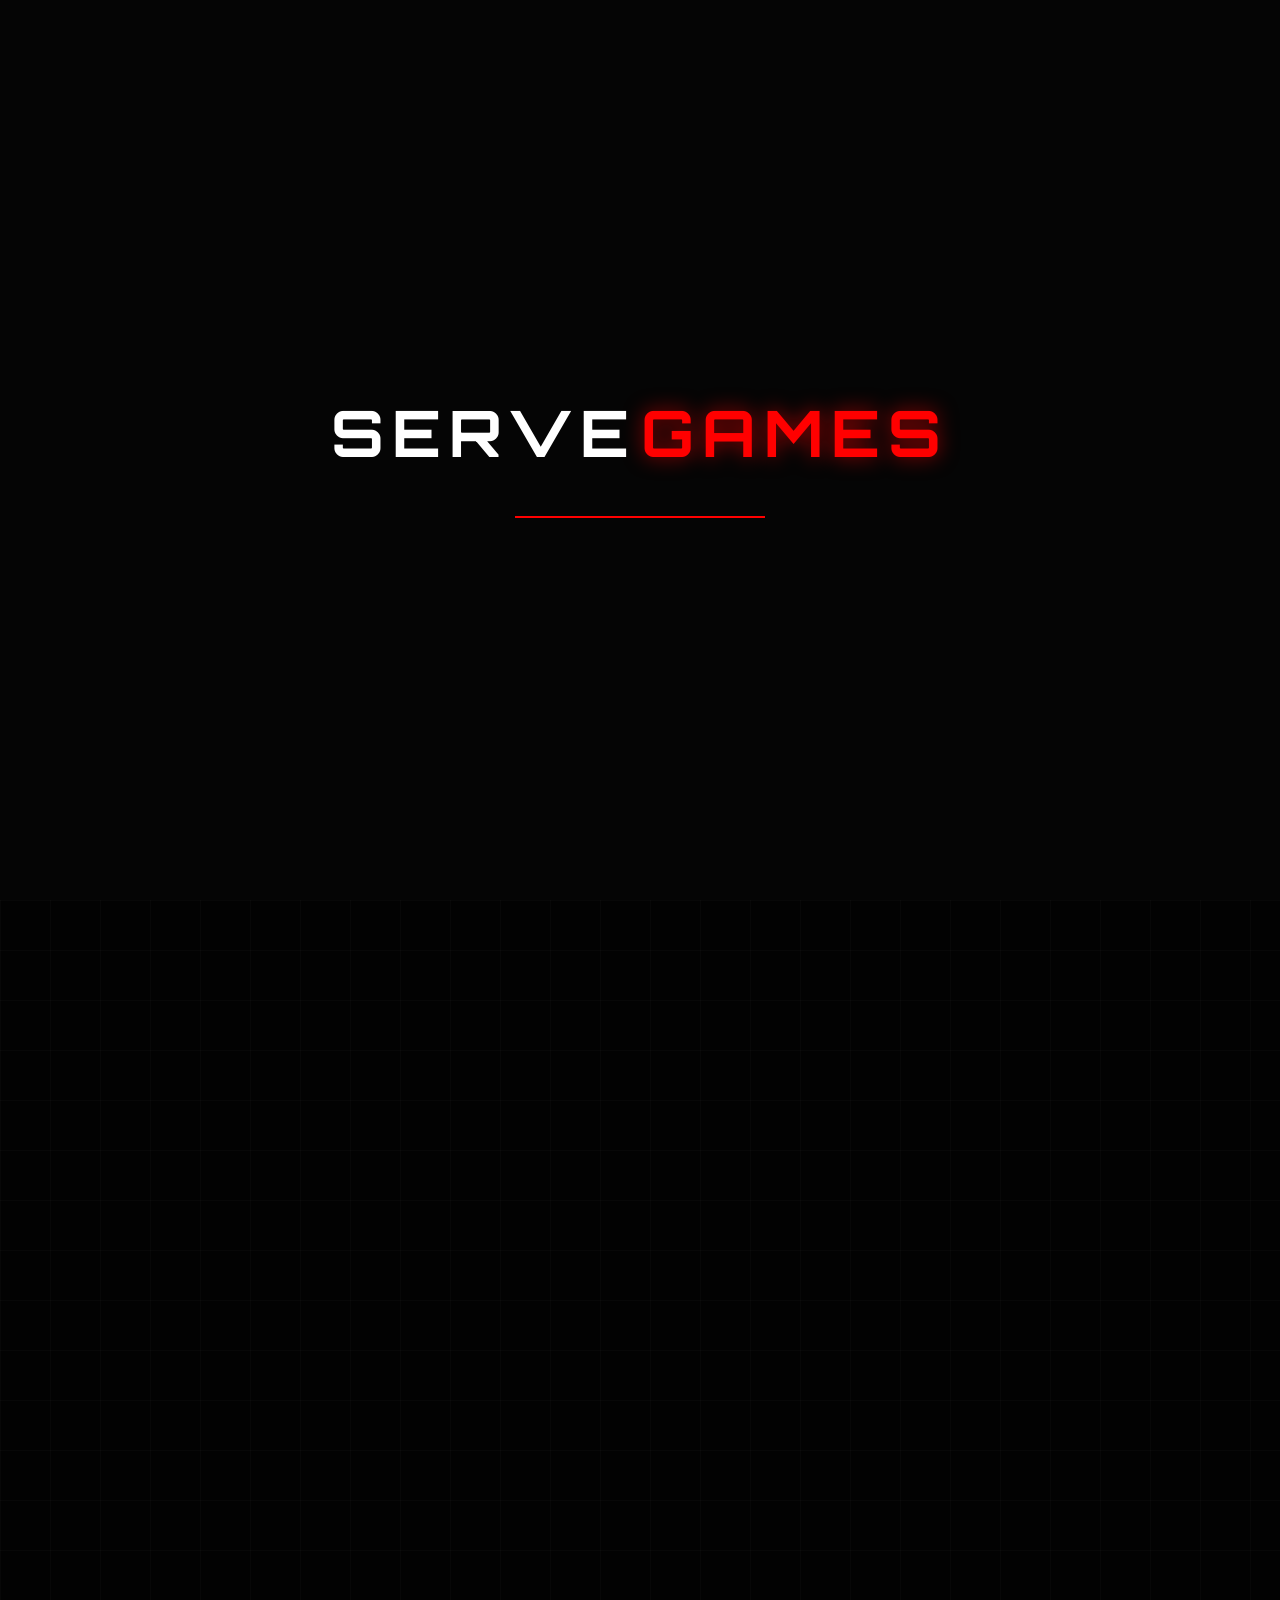
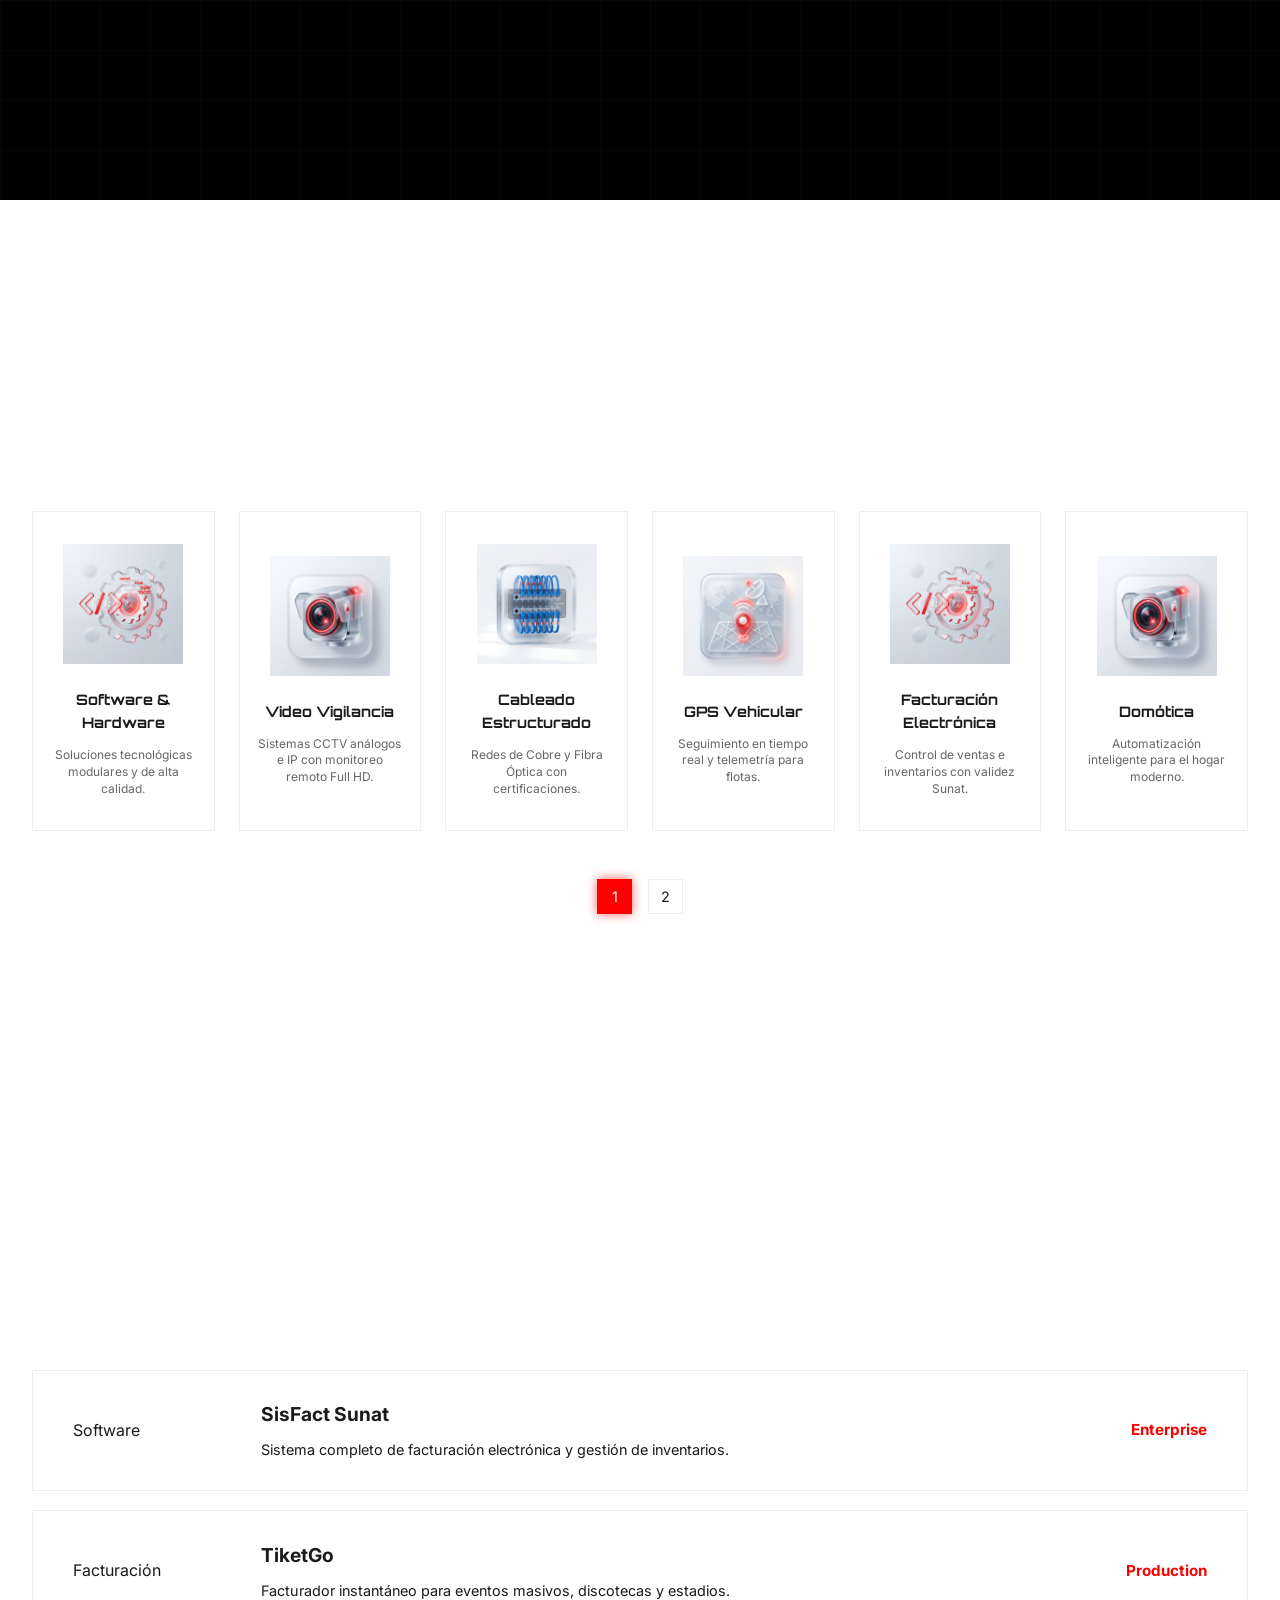
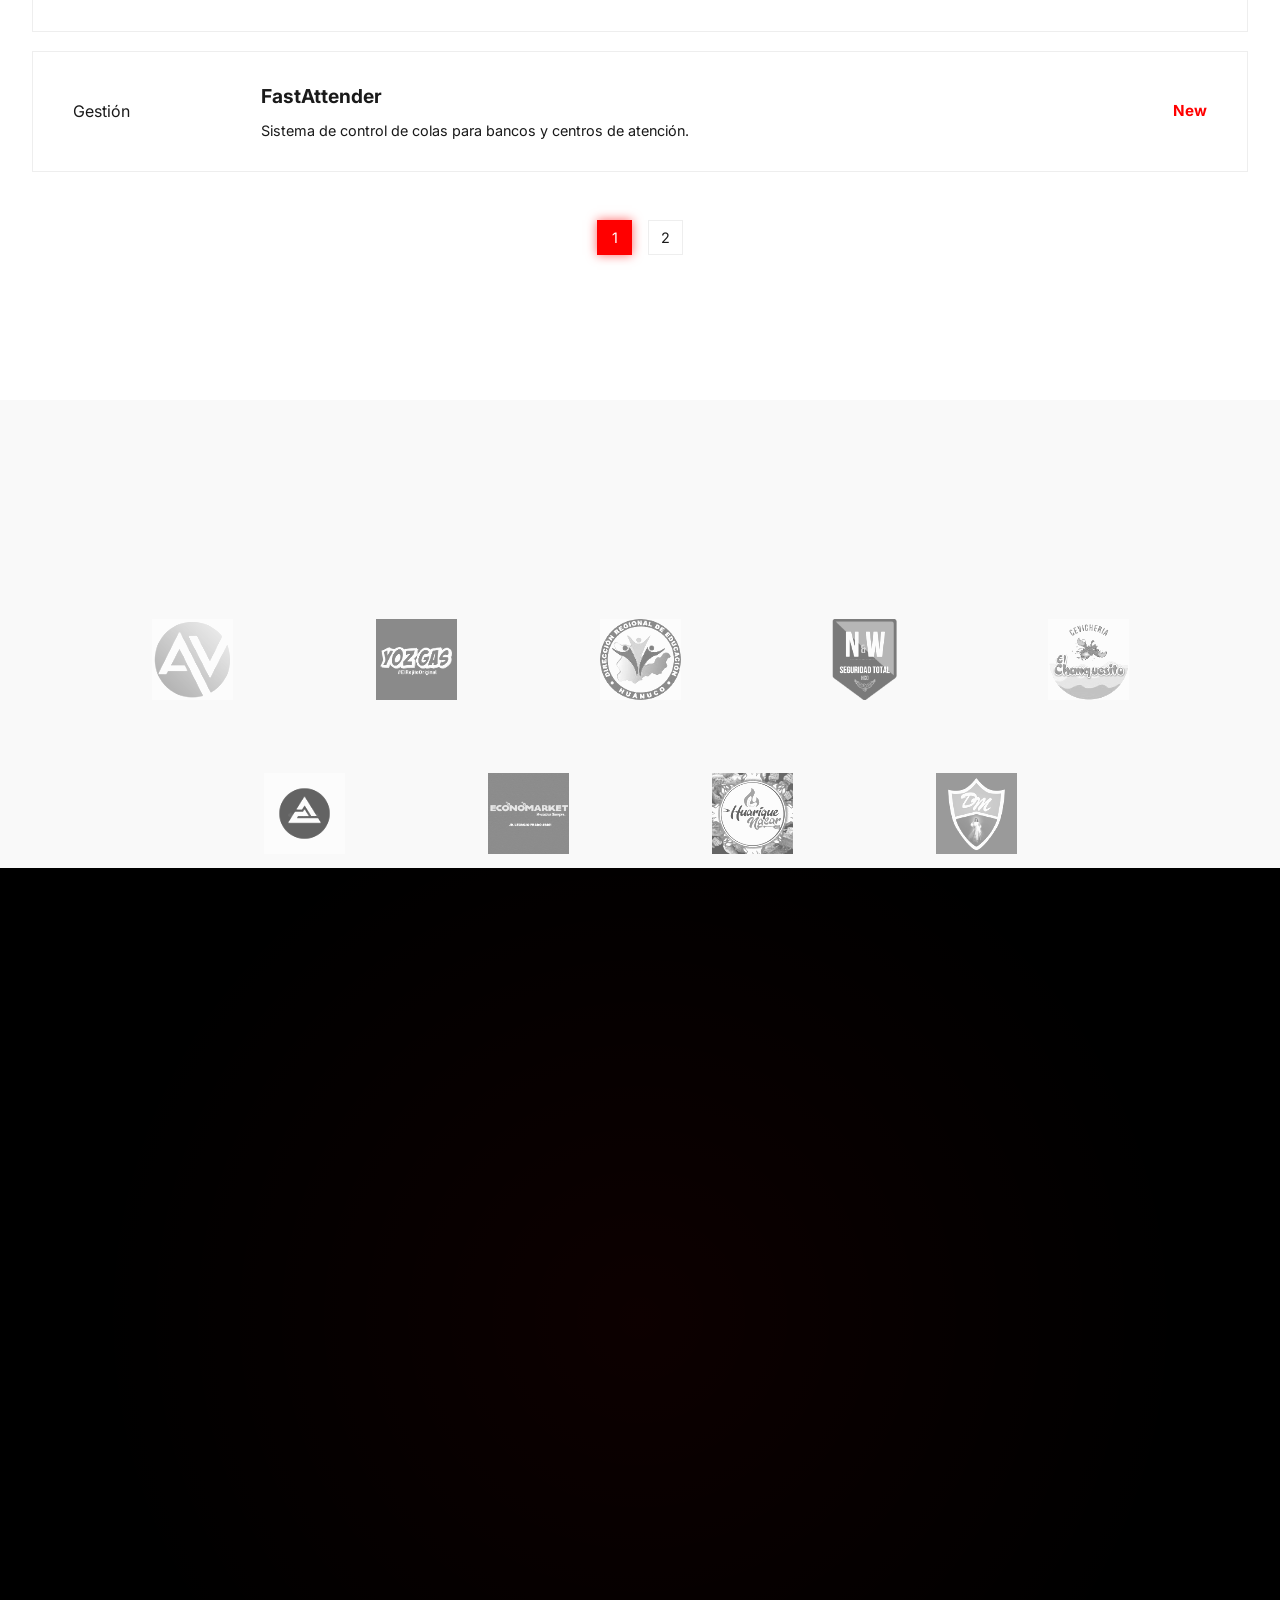
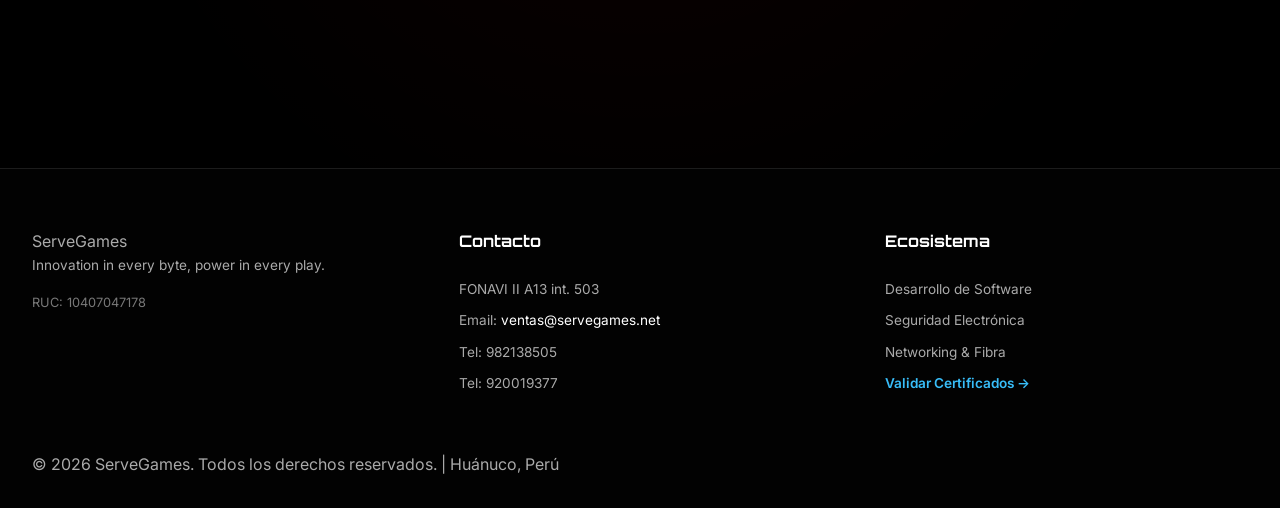
<file: index.html>
<!DOCTYPE html>
<html lang="es">

<head>
    <meta charset="UTF-8">
    <meta name="viewport" content="width=device-width, initial-scale=1.0">
    <title>ServeGames | Soluciones Tecnológicas & Seguridad</title>
    <meta name="description"
        content="ServeGames - Expertos en CCTV, Cableado Estructurado, Software a medida, Hosting y GPS Vehicular. Más de 15 años de experiencia.">
    <link rel="stylesheet" href="style.css">
    <link
        href="https://fonts.googleapis.com/css2?family=Orbitron:wght@400;700&family=Inter:wght@300;400;600&display=swap"
        rel="stylesheet">
</head>

<body>
    <!-- Intro Animation Overlay -->
    <div id="intro-overlay" class="intro-overlay">
        <div class="intro-content">
            <div class="logo-container" id="logo-anim">
                <span class="logo-text">SERVE</span>
                <span class="logo-text accent">GAMES</span>
            </div>
            <div class="loader-bar">
                <div class="loader-progress"></div>
            </div>
        </div>
    </div>

    <!-- Main Navigation -->
    <nav class="navbar" id="navbar">
        <div class="nav-container">
            <a href="#" class="nav-logo">
                <span class="red">S</span>G
            </a>
            <ul class="nav-menu">
                <li><a href="#hero">Inicio</a></li>
                <li><a href="#about">Nosotros</a></li>
                <li><a href="#services">Servicios</a></li>
                <li><a href="#projects">Portafolio</a></li>
                <li><a href="validar.html">Certificados</a></li>
                <li><a href="#contact" class="btn-contact">Contacto</a></li>
            </ul>
            <div class="menu-toggle" id="mobile-menu">
                <span class="bar"></span>
                <span class="bar"></span>
                <span class="bar"></span>
            </div>
        </div>
    </nav>

    <!-- Hero Section with Carousel -->
    <header class="hero" id="hero">
        <div class="carousel-container" id="carousel-slides">
            <!-- Slides loaded dynamically -->
        </div>

        <!-- Marvel-style Selector Bar -->
        <div class="hero-selector-bar">
            <div class="container">
                <div class="selector-grid" id="hero-tabs">
                    <!-- Tabs loaded dynamically -->
                </div>
            </div>
        </div>
    </header>

    <!-- About Section -->
    <section class="about" id="about">
        <div class="container">
            <div class="about-content reveal">
                <h2 class="section-title">¿Quiénes <span class="red">Somos</span>?</h2>
                <p class="about-desc"><strong>ServeGames</strong> es una empresa líder en Seguridad y
                    Telecomunicaciones. Con más de 15 años de trayectoria, nos especializamos en transformar la
                    tecnología en un pilar de confianza y tranquilidad para nuestros clientes.</p>
                <div class="mv-grid">
                    <div class="mv-card">
                        <div class="mv-img-box">
                            <img src="Img/mission.png" alt="Misión" class="mv-img">
                        </div>
                        <div class="mv-text">
                            <h3>Nuestra Misión</h3>
                            <p>Proveer soluciones de seguridad y tecnología personalizadas, confiables y de alta calidad
                                para proteger hogares, empresas y comunidades.</p>
                        </div>
                    </div>
                    <div class="mv-card">
                        <div class="mv-img-box">
                            <img src="Img/vision.png" alt="Visión" class="mv-img">
                        </div>
                        <div class="mv-text">
                            <h3>Nuestra Visión</h3>
                            <p>Ser líderes en soluciones integrales, reconocidos por nuestra innovación y compromiso con
                                el desarrollo tecnológico de nuestros clientes.</p>
                        </div>
                    </div>
                </div>
            </div>
        </div>
    </section>

    <!-- Services Section -->
    <section class="services" id="services">
        <div class="container">
            <h2 class="section-title reveal">Servicios <span class="red">Elite</span></h2>
            <div class="services-grid" id="services-container">
                <!-- Dynamically loaded -->
            </div>
            <div class="paginator" id="services-paginator">
                <!-- Paginator injected by JS -->
            </div>
        </div>
    </section>

    <!-- Projects Section -->
    <section class="projects" id="projects">
        <div class="container">
            <h2 class="section-title reveal">La <span class="red">Forja</span></h2>
            <div class="projects-feed" id="projects-container">
                <!-- Dynamically loaded -->
            </div>
            <div class="paginator" id="projects-paginator">
                <!-- Paginator injected by JS -->
            </div>
        </div>
    </section>

    <!-- Clients Section -->
    <section class="clients" id="clients">
        <div class="container">
            <h2 class="section-title reveal">Confían en <span class="red">Nosotros</span></h2>
            <div class="clients-slider" id="clients-container">
                <!-- Dynamically loaded -->
            </div>
        </div>
    </section>

    <!-- Developer Section -->
    <section class="developer" id="developer">
        <div class="container" id="developer-container">
            <!-- Dynamically loaded via main.js -->
        </div>
    </section>

    <footer class="footer">
        <div class="container">
            <!-- Footer content loaded dynamically via main.js -->
        </div>
    </footer>

    <!-- WhatsApp Chat Widget (PC Only) -->
    <div id="chat-widget" class="chat-widget">
        <div class="chat-header">
            <div class="chat-status online"></div>
            <div class="chat-info">
                <h4>ServeGames Support</h4>
                <span>En línea ahora</span>
            </div>
            <button id="close-chat" class="close-chat">&times;</button>
        </div>
        <div class="chat-body">
            <p class="chat-msg">Hola 👋, ¿En qué podemos ayudarte hoy? Escribe tu mensaje y te contactaremos de
                inmediato.</p>
        </div>
        <div class="chat-footer">
            <input type="text" id="chat-input" placeholder="Escribe tu mensaje...">
            <button id="send-wa" class="btn-send">
                <svg viewBox="0 0 24 24" width="20" height="20">
                    <path fill="currentColor"
                        d="M1.101 21.757L23.8 12.028 1.101 2.3l.011 7.912 13.623 1.816-13.623 1.817-.011 7.912z"></path>
                </svg>
            </button>
        </div>
    </div>

    <!-- Floating Share Button -->
    <button id="share-btn" class="share-btn" title="Compartir Web">
        <svg viewBox="0 0 24 24" width="24" height="24"><path fill="currentColor" d="M18 16.08c-.76 0-1.44.3-1.96.77L8.91 12.7c.05-.23.09-.46.09-.7s-.04-.47-.09-.7l7.05-4.11c.54.5 1.25.81 2.04.81 1.66 0 3-1.34 3-3s-1.34-3-3-3-3 1.34-3 3c0 .24.04.47.09.7L8.04 9.81C7.5 9.31 6.79 9 6 9c-1.66 0-3 1.34-3 3s1.34 3 3 3c.79 0 1.5-.31 2.04-.81l7.12 4.16c-.05.21-.08.43-.08.65 0 1.61 1.31 2.92 2.92 2.92s2.92-1.31 2.92-2.92c0-1.61-1.31-2.92-2.92-2.92zM18 4c.55 0 1 .45 1 1s-.45 1-1 1-1-.45-1-1 .45-1 1-1zM6 13c-.55 0-1-.45-1-1s.45-1-1-1 1 .45 1 1-.45 1-1 1zm12 7.02c-.55 0-1-.45-1-1s.45-1-1-1 1 .45 1 1-.45 1-1 1z"></path></svg>
    </button>

    <script src="main.js"></script>
</body>

</html>
</file>
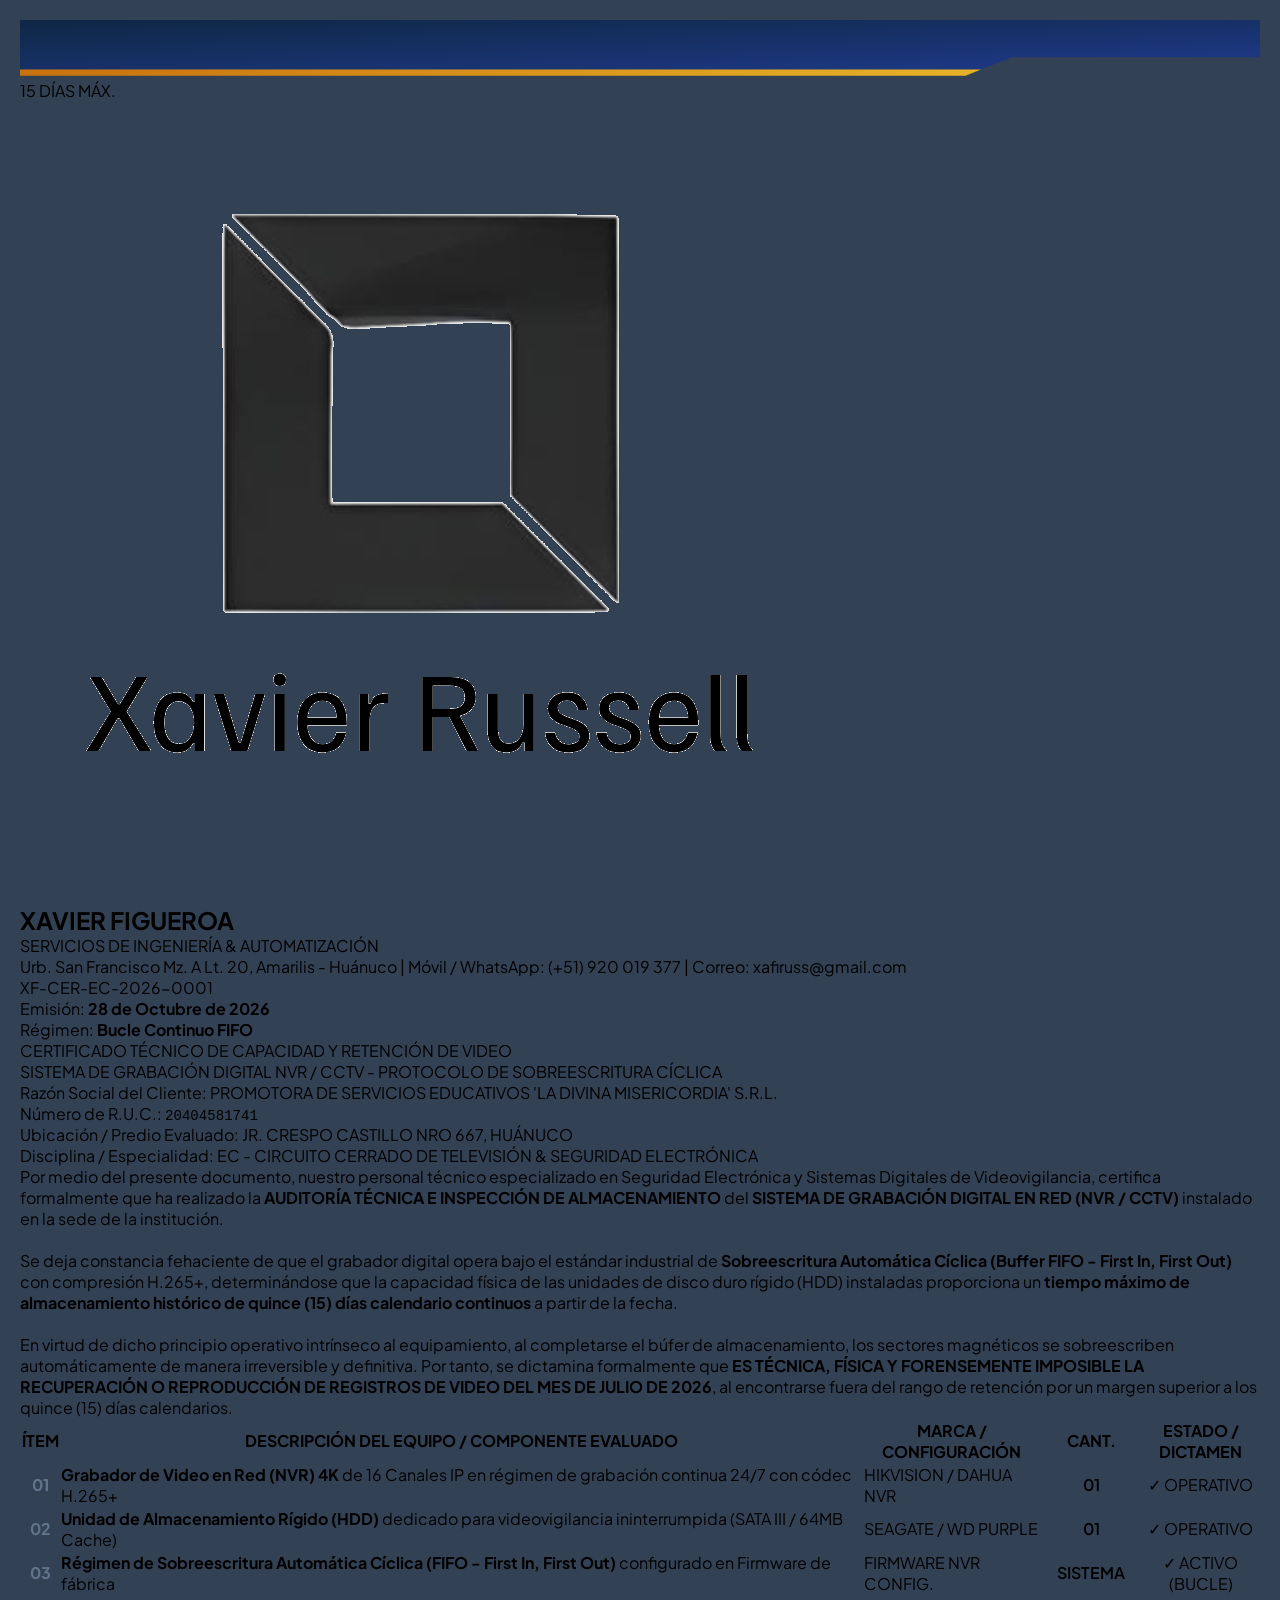
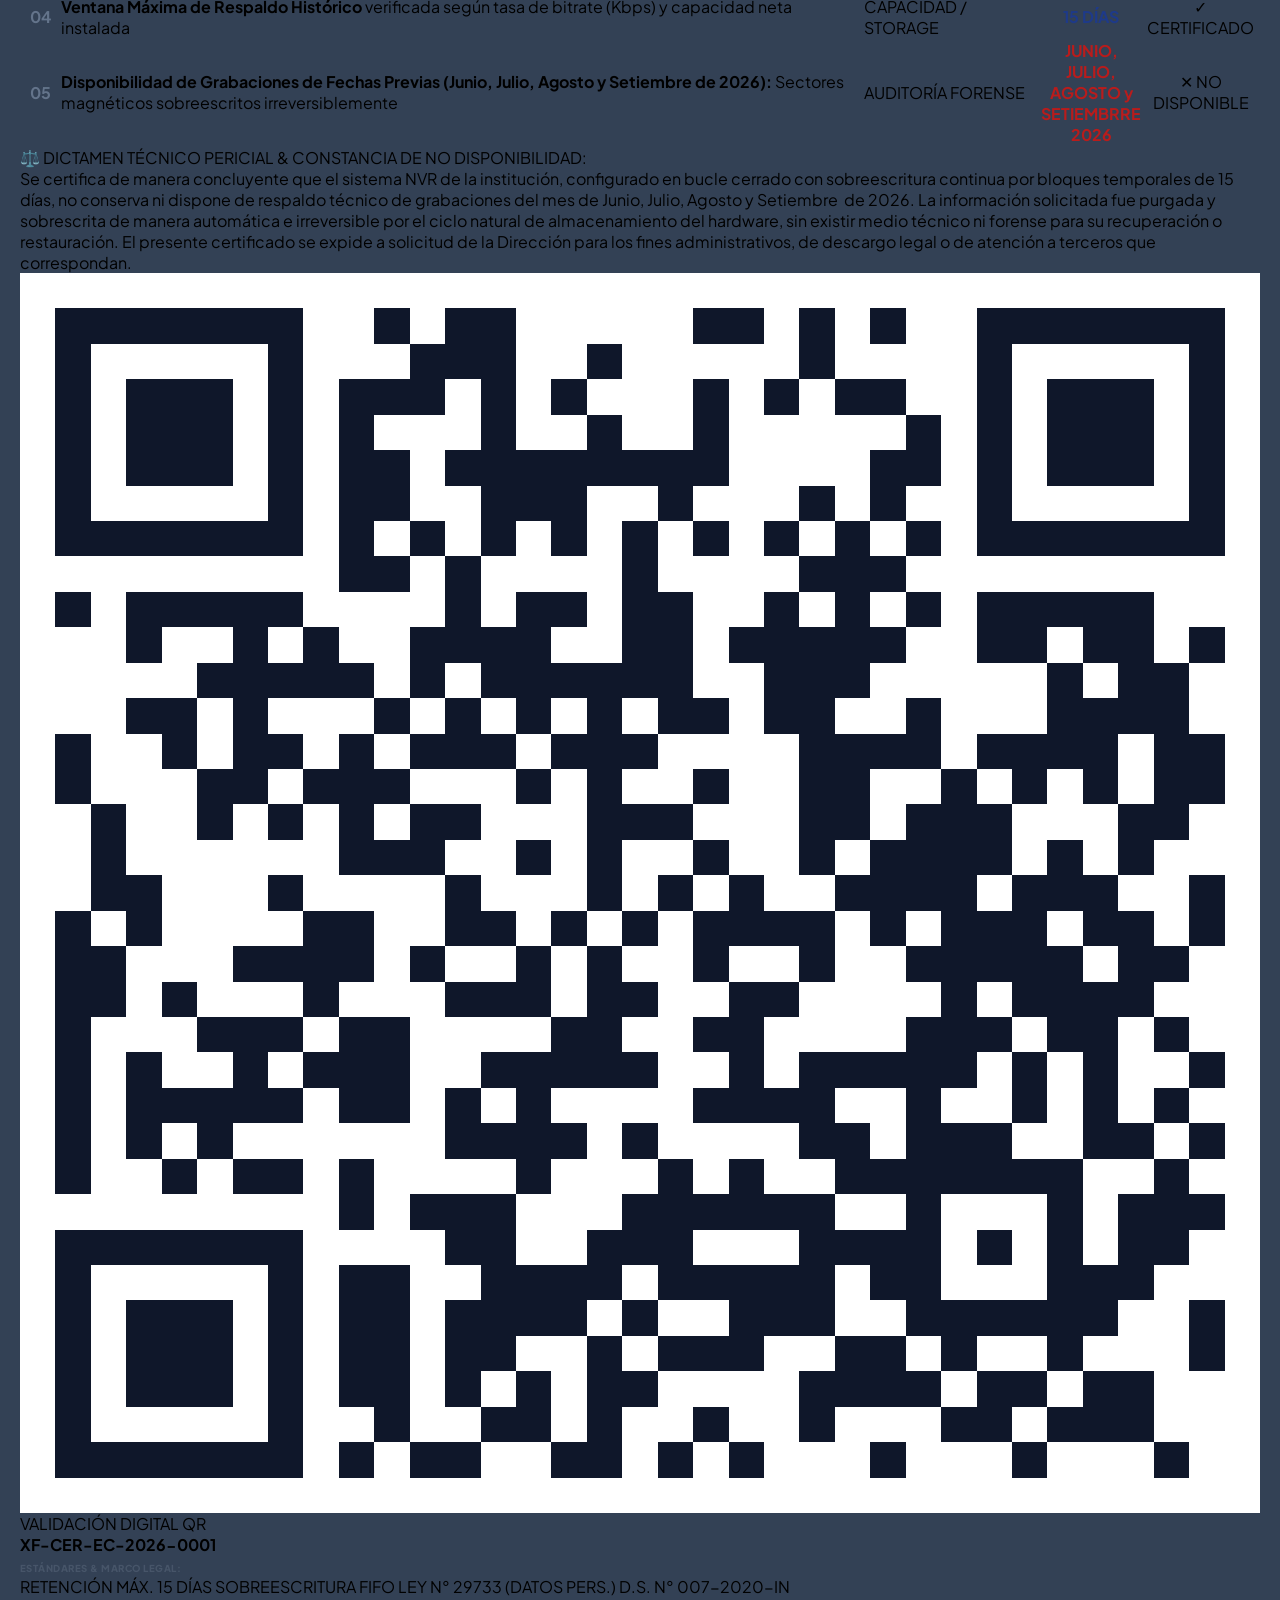
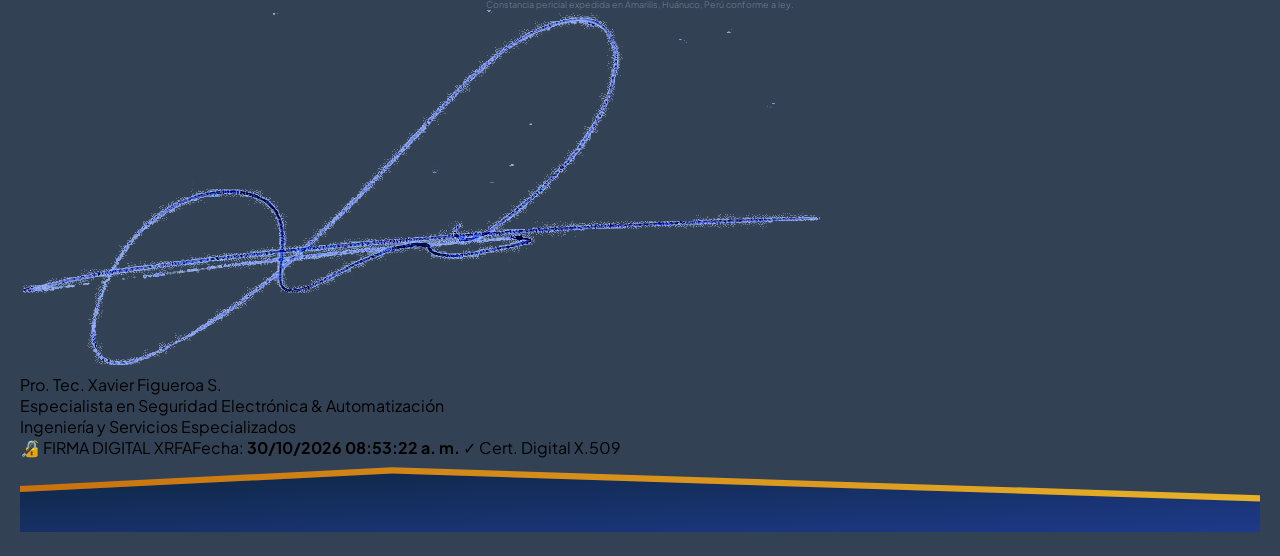
<file: Files/certs/2026/CER/XF-CER-EC-2026-0001.html>
<!DOCTYPE html>
<html lang="es-PE">
<head>
  <meta charset="UTF-8">
  <title>XF-CER-EC-2026-0001 - PROMOTORA DE SERVICIOS EDUCATIVOS 'LA DIVINA MISERICORDIA' S.R.L.</title>
  <link rel="stylesheet" href="http://localhost:3456/styles.css">
  <style>
    @import url('https://fonts.googleapis.com/css2?family=Plus+Jakarta+Sans:wght@300;400;500;600;700;800&family=Space+Grotesk:wght@500;700&family=Cinzel:wght@600;700;800&display=swap');
    @page { size: A4 portrait; margin: 0mm !important; }
    * { box-sizing: border-box; margin: 0; padding: 0; }
    body { background: #334155; font-family: 'Plus Jakarta Sans', Arial, sans-serif; display: flex; justify-content: center; padding: 20px; }
    @media print { html, body { padding: 0 !important; margin: 0 !important; background: #fff !important; } .a4-sheet { box-shadow: none !important; margin: 0 !important; } }
  </style>
</head>
<body>
  <div class="a4-sheet" id="printable-certificate" spellcheck="false">
    <svg class="cert-vector-header" viewBox="0 0 800 36" preserveAspectRatio="none" xmlns="http://www.w3.org/2000/svg">
      <defs>
        <linearGradient id="headerGrad" x1="0%" y1="0%" x2="100%" y2="100%">
          <stop offset="0%" stop-color="#0f2744"></stop>
          <stop offset="100%" stop-color="#1e3a8a"></stop>
        </linearGradient>
        <linearGradient id="goldGrad" x1="0%" y1="0%" x2="100%" y2="0%">
          <stop offset="0%" stop-color="#d97706"></stop>
          <stop offset="100%" stop-color="#fbbf24"></stop>
        </linearGradient>
      </defs>
      <polygon points="0,0 800,0 800,24 640,24 620,32 0,32" fill="url(#headerGrad)"></polygon>
      <polygon points="0,32 620,32 610,36 0,36" fill="url(#goldGrad)" opacity="0.9"></polygon>
    </svg>
    <div class="cert-watermark" id="cert-watermark-text">15 DÍAS MÁX.</div>
    <div class="cert-inner">
      <div class="cert-header">
        <div class="cert-brand">
          <img id="cert-logo-img" src="[data-uri]" alt="Logo" class="cert-logo">
          <div class="cert-brand-info">
            <h2 id="cert-company-name">XAVIER FIGUEROA</h2>
            <div class="company-badge" id="cert-company-badge">SERVICIOS DE INGENIERÍA &amp; AUTOMATIZACIÓN</div>
            <p id="cert-company-contact">Urb. San Francisco Mz. A Lt. 20, Amarilis - Huánuco | Móvil / WhatsApp: (+51) 920 019 377 | Correo: xafiruss@gmail.com</p>
          </div>
        </div>
        <div class="cert-meta-box">
          <span class="cert-code-badge" id="view-cert-code">XF-CER-EC-2026-0001</span>
          <div class="meta-row">Emisión: <strong id="view-cert-date">28 de Octubre de 2026</strong></div>
          <div class="meta-row">Régimen: <strong id="view-cert-expire">Bucle Continuo FIFO</strong></div>
        </div>
      </div>
      <div class="cert-title-section">
        <div class="cert-title-main" id="view-title-main" contenteditable="false" spellcheck="false">CERTIFICADO TÉCNICO DE CAPACIDAD Y RETENCIÓN DE VIDEO</div>
        <div class="cert-subtitle" id="view-title-sub" contenteditable="false" spellcheck="false">SISTEMA DE GRABACIÓN DIGITAL NVR / CCTV - PROTOCOLO DE SOBREESCRITURA CÍCLICA</div>
        <div class="cert-title-rule"></div>
      </div>
      <div class="cert-client-card">
        <div class="client-field">
          <span class="client-label">Razón Social del Cliente:</span>
          <span class="client-val" id="view-client-name" contenteditable="false" spellcheck="false">PROMOTORA DE SERVICIOS EDUCATIVOS 'LA DIVINA MISERICORDIA' S.R.L.</span>
        </div>
        <div class="client-field">
          <span class="client-label">Número de R.U.C.:</span>
          <span class="client-val" id="view-client-ruc" style="font-family: monospace; font-size: 0.88rem;" contenteditable="false" spellcheck="false">20404581741</span>
        </div>
        <div class="client-field">
          <span class="client-label">Ubicación / Predio Evaluado:</span>
          <span class="client-val" id="view-client-local" contenteditable="false" spellcheck="false">JR. CRESPO CASTILLO NRO 667, HUÁNUCO</span>
        </div>
        <div class="client-field">
          <span class="client-label">Disciplina / Especialidad:</span>
          <span class="client-val" id="view-client-city" contenteditable="false" spellcheck="false">EC - CIRCUITO CERRADO DE TELEVISIÓN &amp; SEGURIDAD ELECTRÓNICA</span>
        </div>
      </div>

      <div class="cert-intro-text" id="view-intro-text" contenteditable="false" spellcheck="false">
        Por medio del presente documento, nuestro personal técnico especializado en Seguridad Electrónica y Sistemas Digitales de Videovigilancia, certifica formalmente que ha realizado la <strong>AUDITORÍA TÉCNICA E INSPECCIÓN DE ALMACENAMIENTO</strong> del <strong>SISTEMA DE GRABACIÓN DIGITAL EN RED (NVR / CCTV)</strong> instalado en la sede de la institución.<br><br>
        Se deja constancia fehaciente de que el grabador digital opera bajo el estándar industrial de <strong>Sobreescritura Automática Cíclica (Buffer FIFO - First In, First Out)</strong> con compresión H.265+, determinándose que la capacidad física de las unidades de disco duro rígido (HDD) instaladas proporciona un <strong>tiempo máximo de almacenamiento histórico de quince (15) días calendario continuos</strong> a partir de la fecha.<br><br>
        En virtud de dicho principio operativo intrínseco al equipamiento, al completarse el búfer de almacenamiento, los sectores magnéticos se sobreescriben automáticamente de manera irreversible y definitiva. Por tanto, se dictamina formalmente que <strong>ES TÉCNICA, FÍSICA Y FORENSEMENTE IMPOSIBLE LA RECUPERACIÓN O REPRODUCCIÓN DE REGISTROS DE VIDEO DEL MES DE JULIO DE 2026</strong>, al encontrarse fuera del rango de retención por un margen superior a los quince (15) días calendarios.
      </div>
      <table class="cert-table">
        <thead>
          <tr>
            <th style="width: 30px; text-align: center;">ÍTEM</th>
            <th>DESCRIPCIÓN DEL EQUIPO / COMPONENTE EVALUADO</th>
            <th style="width: 175px;">MARCA / CONFIGURACIÓN</th>
            <th style="width: 65px; text-align: center;">CANT.</th>
            <th style="width: 115px; text-align: center;">ESTADO / DICTAMEN</th>
          </tr>
        </thead>
        <tbody id="view-table-body">
          <tr>
            <td style="text-align: center; font-weight: 700; color: #64748b;">01</td>
            <td contenteditable="false" onblur="window.onCellEdited(0, 'desc', this.innerText)" spellcheck="false"><strong>Grabador de Video en Red (NVR) 4K</strong> de 16 Canales IP en régimen de grabación continua 24/7 con códec H.265+</td>
            <td contenteditable="false" onblur="window.onCellEdited(0, 'marca', this.innerText)" spellcheck="false">HIKVISION / DAHUA NVR</td>
            <td style="text-align: center; font-weight: 600;" contenteditable="false" onblur="window.onCellEdited(0, 'cant', this.innerText)" spellcheck="false">01</td>
            <td style="text-align: center;" contenteditable="false" onblur="window.onCellEdited(0, 'estado', this.innerText)" spellcheck="false"><span class="status-badge">✓ OPERATIVO</span></td>
          </tr>
          <tr>
            <td style="text-align: center; font-weight: 700; color: #64748b;">02</td>
            <td contenteditable="false" onblur="window.onCellEdited(1, 'desc', this.innerText)" spellcheck="false"><strong>Unidad de Almacenamiento Rígido (HDD)</strong> dedicado para videovigilancia ininterrumpida (SATA III / 64MB Cache)</td>
            <td contenteditable="false" onblur="window.onCellEdited(1, 'marca', this.innerText)" spellcheck="false">SEAGATE / WD PURPLE</td>
            <td style="text-align: center; font-weight: 600;" contenteditable="false" onblur="window.onCellEdited(1, 'cant', this.innerText)" spellcheck="false">01</td>
            <td style="text-align: center;" contenteditable="false" onblur="window.onCellEdited(1, 'estado', this.innerText)" spellcheck="false"><span class="status-badge">✓ OPERATIVO</span></td>
          </tr>
          <tr>
            <td style="text-align: center; font-weight: 700; color: #64748b;">03</td>
            <td contenteditable="false" onblur="window.onCellEdited(2, 'desc', this.innerText)" spellcheck="false"><strong>Régimen de Sobreescritura Automática Cíclica (FIFO - First In, First Out)</strong> configurado en Firmware de fábrica</td>
            <td contenteditable="false" onblur="window.onCellEdited(2, 'marca', this.innerText)" spellcheck="false">FIRMWARE NVR CONFIG.</td>
            <td style="text-align: center; font-weight: 600;" contenteditable="false" onblur="window.onCellEdited(2, 'cant', this.innerText)" spellcheck="false">SISTEMA</td>
            <td style="text-align: center;" contenteditable="false" onblur="window.onCellEdited(2, 'estado', this.innerText)" spellcheck="false"><span class="status-badge">✓ ACTIVO (BUCLE)</span></td>
          </tr>
          <tr>
            <td style="text-align: center; font-weight: 700; color: #64748b;">04</td>
            <td contenteditable="false" onblur="window.onCellEdited(3, 'desc', this.innerText)" spellcheck="false"><strong>Ventana Máxima de Respaldo Histórico</strong> verificada según tasa de bitrate (Kbps) y capacidad neta instalada</td>
            <td contenteditable="false" onblur="window.onCellEdited(3, 'marca', this.innerText)" spellcheck="false">CAPACIDAD / STORAGE</td>
            <td style="text-align: center; font-weight: 700; color: #1e3a8a;" contenteditable="false" onblur="window.onCellEdited(3, 'cant', this.innerText)" spellcheck="false">15 DÍAS</td>
            <td style="text-align: center;" contenteditable="false" onblur="window.onCellEdited(3, 'estado', this.innerText)" spellcheck="false"><span class="status-badge">✓ CERTIFICADO</span></td>
          </tr>
          <tr>
            <td style="text-align: center; font-weight: 700; color: #64748b;">05</td>
            <td contenteditable="false" onblur="window.onCellEdited(4, 'desc', this.innerText)" spellcheck="false"><strong>Disponibilidad de Grabaciones de Fechas Previas (Junio, Julio, Agosto y Setiembre de 2026):</strong> Sectores magnéticos sobreescritos irreversiblemente</td>
            <td contenteditable="false" onblur="window.onCellEdited(4, 'marca', this.innerText)" spellcheck="false">AUDITORÍA FORENSE</td>
            <td style="text-align: center; font-weight: 700; color: #b91c1c;" contenteditable="false" onblur="window.onCellEdited(4, 'cant', this.innerText)" spellcheck="false">JUNIO, JULIO, AGOSTO y SETIEMBRRE 2026</td>
            <td style="text-align: center;" contenteditable="false" onblur="window.onCellEdited(4, 'estado', this.innerText)" spellcheck="false"><span class="status-badge-alert">✕ NO DISPONIBLE</span></td>
          </tr>
        </tbody>
      </table>
      <div class="cert-warranty-box" id="box-warranty">
        <div class="warranty-title" id="view-warranty-title" contenteditable="false" spellcheck="false">⚖️ DICTAMEN TÉCNICO PERICIAL &amp; CONSTANCIA DE NO DISPONIBILIDAD:</div>
        <div class="warranty-text" id="view-warranty-text" contenteditable="false" spellcheck="false">
          Se certifica de manera concluyente que el sistema NVR de la institución, configurado en bucle cerrado con sobreescritura continua por bloques temporales de 15 días, no conserva ni dispone de respaldo técnico de grabaciones del mes de Junio, Julio, Agosto y Setiembre&nbsp; de 2026. La información solicitada fue purgada y sobrescrita de manera automática e irreversible por el ciclo natural de almacenamiento del hardware, sin existir medio técnico ni forense para su recuperación o restauración. El presente certificado se expide a solicitud de la Dirección para los fines administrativos, de descargo legal o de atención a terceros que correspondan.
        </div>
      </div>
      <div class="cert-bottom-grid">
        <div class="qr-box">
          <div class="qr-placeholder" id="qr-container"><a href="https://sgdigital.net/validar.html?id=XF-CER-EC-2026-0001" target="_blank" title="Escanear o hacer clic para verificar en línea" style="display:flex;width:100%;height:100%;align-items:center;justify-content:center;"><svg xmlns="http://www.w3.org/2000/svg" viewBox="0 0 35 35" shape-rendering="crispEdges"><path fill="#ffffff" d="M0 0h35v35H0z"></path><path stroke="#0f172a" d="M1 1.5h7m2 0h1m1 0h2m5 0h2m1 0h1m1 0h1m2 0h7M1 2.5h1m5 0h1m3 0h3m2 0h1m5 0h1m4 0h1m5 0h1M1 3.5h1m1 0h3m1 0h1m1 0h3m1 0h1m1 0h1m3 0h1m1 0h1m1 0h2m2 0h1m1 0h3m1 0h1M1 4.5h1m1 0h3m1 0h1m1 0h1m3 0h1m2 0h1m2 0h1m5 0h1m1 0h1m1 0h3m1 0h1M1 5.5h1m1 0h3m1 0h1m1 0h2m1 0h8m4 0h2m1 0h1m1 0h3m1 0h1M1 6.5h1m5 0h1m1 0h2m2 0h3m2 0h1m3 0h1m1 0h1m2 0h1m5 0h1M1 7.5h7m1 0h1m1 0h1m1 0h1m1 0h1m1 0h1m1 0h1m1 0h1m1 0h1m1 0h1m1 0h7M9 8.5h2m1 0h1m4 0h1m4 0h3M1 9.5h1m1 0h5m4 0h1m1 0h2m1 0h2m2 0h1m1 0h1m1 0h1m1 0h5M3 10.5h1m2 0h1m1 0h1m2 0h4m2 0h2m1 0h5m2 0h2m1 0h2m1 0h1M5 11.5h5m1 0h1m1 0h6m2 0h3m5 0h1m1 0h2M3 12.5h2m1 0h1m3 0h1m1 0h1m1 0h1m1 0h1m1 0h2m1 0h2m2 0h1m3 0h4M1 13.5h1m2 0h1m1 0h2m1 0h1m1 0h3m1 0h3m4 0h4m1 0h4m1 0h2M1 14.5h1m3 0h2m1 0h3m3 0h1m1 0h1m2 0h1m2 0h2m2 0h1m1 0h1m1 0h1m1 0h2M2 15.5h1m2 0h1m1 0h1m1 0h1m1 0h2m3 0h3m3 0h2m1 0h3m3 0h2M2 16.5h1m6 0h3m2 0h1m1 0h1m2 0h1m2 0h1m1 0h4m1 0h1m1 0h1M2 17.5h2m3 0h1m4 0h1m3 0h1m1 0h1m1 0h1m2 0h4m1 0h3m2 0h1M1 18.5h1m1 0h1m4 0h2m2 0h2m1 0h1m1 0h1m1 0h4m1 0h1m1 0h3m1 0h2m1 0h1M1 19.5h2m3 0h4m1 0h1m2 0h1m1 0h1m2 0h1m2 0h1m2 0h5m1 0h2M1 20.5h2m1 0h1m3 0h1m3 0h3m1 0h2m2 0h2m4 0h1m1 0h4M1 21.5h1m3 0h3m1 0h2m4 0h2m2 0h2m4 0h3m1 0h2m1 0h1M1 22.5h1m1 0h1m2 0h1m1 0h3m2 0h5m2 0h1m1 0h5m1 0h1m1 0h1m2 0h1M1 23.5h1m1 0h5m1 0h2m1 0h1m1 0h1m4 0h4m2 0h1m2 0h1m1 0h1m1 0h1M1 24.5h1m1 0h1m1 0h1m6 0h4m1 0h1m4 0h2m1 0h3m2 0h2m1 0h1M1 25.5h1m2 0h1m1 0h2m1 0h1m4 0h1m3 0h1m1 0h1m2 0h7m2 0h1M9 26.5h1m1 0h3m3 0h6m2 0h1m3 0h1m1 0h3M1 27.5h7m4 0h2m2 0h3m3 0h4m1 0h1m1 0h1m1 0h2M1 28.5h1m5 0h1m1 0h2m2 0h4m1 0h5m1 0h2m3 0h3M1 29.5h1m1 0h3m1 0h1m1 0h2m1 0h4m1 0h1m2 0h3m2 0h6m2 0h1M1 30.5h1m1 0h3m1 0h1m1 0h2m1 0h2m2 0h1m1 0h3m2 0h2m1 0h1m2 0h1m3 0h1M1 31.5h1m1 0h3m1 0h1m1 0h2m1 0h1m1 0h1m1 0h2m4 0h4m1 0h2m1 0h2M1 32.5h1m5 0h1m2 0h1m2 0h2m1 0h1m2 0h1m2 0h1m3 0h2m1 0h3M1 33.5h7m1 0h1m1 0h2m2 0h2m1 0h1m1 0h1m3 0h1m3 0h1m3 0h1"></path></svg>
        </a></div>
          <span class="qr-caption">VALIDACIÓN DIGITAL QR<br><strong id="view-qr-hash">XF-CER-EC-2026-0001</strong></span>
        </div>
        <div class="badges-box">
          <span style="font-size: 0.6rem; font-weight: 800; color: #475569; text-transform: uppercase; letter-spacing: 0.05em;">ESTÁNDARES &amp; MARCO LEGAL:</span>
          <div class="compliance-pills" id="view-compliance-pills">
            <span class="compliance-pill">RETENCIÓN MÁX. 15 DÍAS</span>
            <span class="compliance-pill">SOBREESCRITURA FIFO</span>
            <span class="compliance-pill">LEY N° 29733 (DATOS PERS.)</span>
            <span class="compliance-pill">D.S. N° 007-2020-IN</span>
          </div>
          <p style="font-size: 0.56rem; color: #64748b; text-align: center; margin-top: 2px;">
            Constancia pericial expedida en Amarilis, Huánuco, Perú conforme a ley.
          </p>
        </div>
        <div class="signature-box">
          <img id="view-signature-img" src="[data-uri]" alt="Firma Oficial" class="signature-img">
          <div class="signature-line">
            <div class="signer-name" id="view-signer-name" contenteditable="false" spellcheck="false">Pro. Tec. Xavier Figueroa S.</div>
            <div class="signer-title" id="view-signer-cargo" contenteditable="false" spellcheck="false">Especialista en Seguridad Electrónica &amp; Automatización</div>
            <div class="signer-cip" id="view-signer-cip" contenteditable="false" spellcheck="false">Ingeniería y Servicios Especializados</div>
            <div class="digital-seal-tag" id="view-digital-seal-tag" style="display: flex;">
              <div class="dst-row-main">
                <span class="dst-badge">🔏 FIRMA DIGITAL</span>
                <span class="dst-initials">XRFA</span>
              </div>
              <div class="dst-row-sub">
                <span>Fecha: <strong id="view-digital-seal-date">30/10/2026 08:53:22 a. m.</strong></span>
                <span class="dst-status">✓ Cert. Digital X.509</span>
              </div>
            </div>
          </div>
        </div>
      </div>
    </div>
    <svg class="cert-vector-footer" viewBox="0 0 800 48" preserveAspectRatio="none" xmlns="http://www.w3.org/2000/svg">
      <polygon points="0,22 240,10 800,28 800,48 0,48" fill="url(#headerGrad)"></polygon>
      <polygon points="0,18 240,6 800,24 800,28 240,10 0,22" fill="url(#goldGrad)" opacity="0.9"></polygon>
    </svg>
  </div>
</body>
</html>
</file>
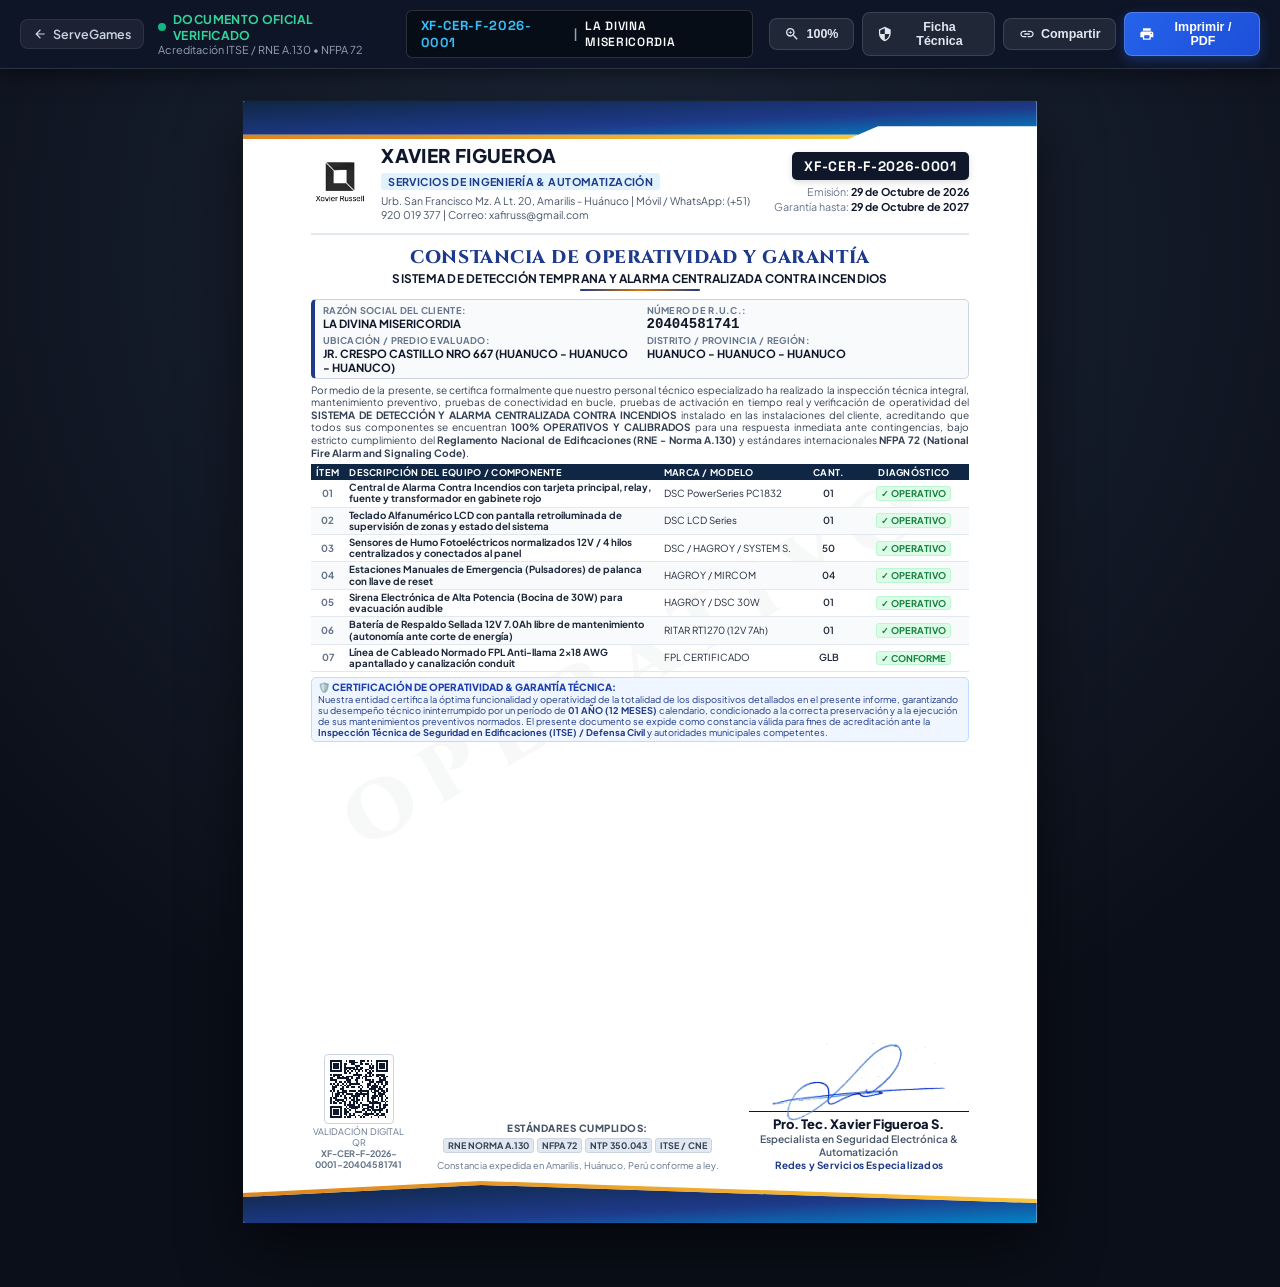
<file: Files/certs/2026/CER/XF-CER-F-2026-0001.html>
<!DOCTYPE html>
<html lang="es-PE">
<head>
  <meta charset="UTF-8">
  <meta name="viewport" content="width=device-width, initial-scale=1.0">
  <title>XF-CER-F-2026-0001 - LA DIVINA MISERICORDIA | Verificación Oficial ServeGames</title>
  <link rel="stylesheet" href="../../cert-viewer.css">
  <link rel="shortcut icon" href="../../../Img/SG_seamless_v0.png" type="image/png">
</head>
<body>
  <!-- BARRA DE CONTROL Y VERIFICACIÓN SUPERIOR (OCULTA AL IMPRIMIR) -->
  <header class="cert-viewer-bar">
    <div class="cert-bar-left">
      <a href="../../../validar.html" class="cert-back-btn" title="Ir al Portal de Verificación">
        <svg width="14" height="14" viewBox="0 0 24 24"><path fill="currentColor" d="M20 11H7.83l5.59-5.59L12 4l-8 8 8 8 1.41-1.41L7.83 13H20v-2z"/></svg>
        ServeGames
      </a>
      <div class="cert-bar-status">
        <span class="cert-badge-valid">
          <span class="pulse-dot"></span> Documento Oficial Verificado
        </span>
        <span class="cert-bar-subtitle">Acreditación ITSE / RNE A.130 &bull; NFPA 72</span>
      </div>
    </div>

    <div class="cert-bar-center">
      <div class="cert-code-chip">
        <span>XF-CER-F-2026-0001</span>
        <span style="color:#94a3b8;font-size:0.75rem;">|</span>
        <span style="color:#f8fafc;font-size:0.75rem;font-weight:600;">LA DIVINA MISERICORDIA</span>
      </div>
    </div>

    <div class="cert-bar-actions">
      <button class="cert-btn cert-btn-secondary" id="btn-zoom-toggle" onclick="toggleZoom()" title="Ajustar escala o ver en tamaño real">
        <svg class="cert-btn-icon" viewBox="0 0 24 24"><path fill="currentColor" d="M15.5 14h-.79l-.28-.27A6.471 6.471 0 0 0 16 9.5 6.5 6.5 0 1 0 9.5 16c1.61 0 3.09-.59 4.23-1.57l.27.28v.79l5 4.99L20.49 19l-4.99-5zm-6 0C7.01 14 5 11.99 5 9.5S7.01 5 9.5 5 14 7.01 14 9.5 11.99 14 9.5 14zm.5-7h-1v2H7v1h2v2h1v-2h2V9h-2z"/></svg>
        100%
      </button>

      <button class="cert-btn cert-btn-secondary" onclick="openFichaModal()" title="Ver ficha técnica y detalles de emisión">
        <svg class="cert-btn-icon" viewBox="0 0 24 24"><path fill="currentColor" d="M12 1L3 5v6c0 5.55 3.84 10.74 9 12 5.16-1.26 9-6.45 9-12V5l-9-4zm0 10.99h7c-.53 4.12-3.28 7.79-7 8.94V12H5V6.3l7-3.11v8.8z"/></svg>
        Ficha Técnica
      </button>

      <button class="cert-btn cert-btn-secondary" onclick="copyCertLink()" title="Copiar enlace directo de verificación">
        <svg class="cert-btn-icon" viewBox="0 0 24 24"><path fill="currentColor" d="M3.9 12c0-1.71 1.39-3.1 3.1-3.1h4V7H7c-2.76 0-5 2.24-5 5s2.24 5 5 5h4v-1.9H7c-1.71 0-3.1-1.39-3.1-3.1zM8 13h8v-2H8v2zm9-6h-4v1.9h4c1.71 0 3.1 1.39 3.1 3.1s-1.39 3.1-3.1 3.1h-4V17h4c2.76 0 5-2.24 5-5s-2.24-5-5-5z"/></svg>
        Compartir
      </button>

      <button class="cert-btn cert-btn-primary" onclick="printCertificate()" title="Imprimir certificado oficial o guardar en PDF">
        <svg class="cert-btn-icon" viewBox="0 0 24 24"><path fill="currentColor" d="M19 8H5c-1.66 0-3 1.34-3 3v6h4v4h12v-4h4v-6c0-1.66-1.34-3-3-3zm-3 11H8v-5h8v5zm3-7c-.55 0-1-.45-1-1s.45-1 1-1 1 .45 1 1-.45 1-1 1zm-1-9H6v4h12V3z"/></svg>
        Imprimir / PDF
      </button>
    </div>
  </header>

  <!-- CONTENEDOR DEL DOCUMENTO CON ZOOM Y ESCALADO INTELIGENTE -->
  <main class="cert-viewport" id="cert-viewport">
    <div class="cert-scale-wrapper" id="cert-wrapper">
      <div class="a4-sheet" id="printable-certificate" spellcheck="false" lang="es-PE">
        
        <!-- VECTOR CORPORATIVO SUPERIOR SVG -->
        <svg class="cert-vector-header" viewBox="0 0 800 36" preserveAspectRatio="none" xmlns="http://www.w3.org/2000/svg">
          <defs>
            <linearGradient id="headerGrad" x1="0%" y1="0%" x2="100%" y2="100%">
              <stop offset="0%" stop-color="#0f2744" id="vg-stop-1"></stop>
              <stop offset="60%" stop-color="#1e3a8a" id="vg-stop-2"></stop>
              <stop offset="100%" stop-color="#0284c7" id="vg-stop-3"></stop>
            </linearGradient>
            <linearGradient id="goldGrad" x1="0%" y1="0%" x2="100%" y2="0%">
              <stop offset="0%" stop-color="#d97706"></stop>
              <stop offset="100%" stop-color="#fbbf24"></stop>
            </linearGradient>
          </defs>
          <polygon points="0,0 800,0 800,24 640,24 620,32 0,32" fill="url(#headerGrad)"></polygon>
          <polygon points="0,32 620,32 610,36 0,36" fill="url(#goldGrad)" opacity="0.9"></polygon>
        </svg>

        <!-- WATERMARK DE FONDO -->
        <div class="cert-watermark" id="cert-watermark-text">OPERATIVO</div>

        <!-- CONTENIDO INTERNO DEL CERTIFICADO -->
        <div class="cert-inner">
          
          <!-- ENCABEZADO Y MEMBRETE -->
          <div class="cert-header">
            <div class="cert-brand">
              <img id="cert-logo-img" src="[data-uri]" alt="Logo" class="cert-logo">
              <div class="cert-brand-info">
                <h2 id="cert-company-name">XAVIER FIGUEROA</h2>
                <div class="company-badge" id="cert-company-badge">SERVICIOS DE INGENIERÍA &amp; AUTOMATIZACIÓN</div>
                <p id="cert-company-contact">Urb. San Francisco Mz. A Lt. 20, Amarilis - Huánuco | Móvil / WhatsApp: (+51) 920 019 377 | Correo: xafiruss@gmail.com</p>
              </div>
            </div>
            <div class="cert-meta-box">
              <div class="cert-code-badge" id="view-cert-code">XF-CER-F-2026-0001</div>
              <div class="meta-row">Emisión: <strong id="view-cert-date">29 de Octubre de 2026</strong></div>
              <div class="meta-row" id="row-expire">Garantía hasta: <strong id="view-cert-expire">29 de Octubre de 2027</strong></div>
            </div>
          </div>

          <!-- TÍTULO SOLEMNE (DIRECTAMENTE EDITABLE) -->
          <div class="cert-title-section">
            <h1 class="cert-title-main" id="view-title-main" spellcheck="false" title="Clic para editar título">CONSTANCIA DE OPERATIVIDAD Y GARANTÍA</h1>
            <h2 class="cert-subtitle" id="view-title-sub" spellcheck="false" title="Clic para editar subtítulo">SISTEMA DE DETECCIÓN TEMPRANA Y ALARMA CENTRALIZADA CONTRA INCENDIOS</h2>
            <div class="cert-title-rule"></div>
          </div>

          <!-- TARJETA DE DATOS DEL CLIENTE EVALUADO (EDITABLE) -->
          <div class="cert-client-card">
            <div class="client-field">
              <span class="client-label" id="lbl-view-client-name">Razón Social del Cliente:</span>
              <span class="client-val" id="view-client-name" spellcheck="false" title="Clic para editar">LA DIVINA MISERICORDIA</span>
            </div>
            <div class="client-field">
              <span class="client-label" id="lbl-view-client-ruc">Número de R.U.C.:</span>
              <span class="client-val" style="font-family: monospace; font-size: 0.88rem;" id="view-client-ruc" spellcheck="false" title="Clic para editar">20404581741</span>
            </div>
            <div class="client-field">
              <span class="client-label">Ubicación / Predio Evaluado:</span>
              <span class="client-val" id="view-client-local" spellcheck="false" title="Clic para editar">JR. CRESPO CASTILLO NRO 667  (HUANUCO - HUANUCO - HUANUCO)</span>
            </div>
            <div class="client-field">
              <span class="client-label">Distrito / Provincia / Región:</span>
              <span class="client-val" id="view-client-city" spellcheck="false" title="Clic para editar">HUANUCO - HUANUCO - HUANUCO</span>
            </div>
          </div>

          <!-- TEXTO INTRODUCTORIO Y LEGAL (DIRECTAMENTE EDITABLE) -->
          <div class="cert-intro-text" id="view-intro-text" spellcheck="false" title="Clic para editar texto legal e introductorio">Por medio de la presente, se certifica formalmente que nuestro personal técnico especializado ha realizado la inspección técnica integral, mantenimiento preventivo, pruebas de conectividad en bucle, pruebas de activación en tiempo real y verificación de operatividad del <strong>SISTEMA DE DETECCIÓN Y ALARMA CENTRALIZADA CONTRA INCENDIOS</strong> instalado en las instalaciones del cliente, acreditando que todos sus componentes se encuentran <strong>100% OPERATIVOS Y CALIBRADOS</strong> para una respuesta inmediata ante contingencias, bajo estricto cumplimiento del <strong>Reglamento Nacional de Edificaciones (RNE - Norma A.130)</strong> y estándares internacionales <strong>NFPA 72 (National Fire Alarm and Signaling Code)</strong>.</div>

          <!-- TABLA DE EQUIPOS EVALUADOS (CELDAS EDITABLES) -->
          <table class="cert-table">
            <thead>
              <tr>
                <th style="width: 32px; text-align: center;">ÍTEM</th>
                <th>DESCRIPCIÓN DEL EQUIPO / COMPONENTE</th>
                <th style="width: 140px;">MARCA / MODELO</th>
                <th style="width: 60px; text-align: center;">CANT.</th>
                <th style="width: 110px; text-align: center;">DIAGNÓSTICO</th>
              </tr>
            </thead>
            <tbody id="view-table-body"><tr>
      <td style="text-align: center; font-weight: 700; color: #64748b;">01</td>
      <td spellcheck="false" onblur="onCellEdited(0, 'desc', this.innerText)"><strong>Central de Alarma Contra Incendios con tarjeta principal, relay, fuente y transformador en gabinete rojo</strong></td>
      <td spellcheck="false" onblur="onCellEdited(0, 'marca', this.innerText)">DSC PowerSeries PC1832</td>
      <td spellcheck="false" onblur="onCellEdited(0, 'cant', this.innerText)" style="text-align: center; font-weight: 600;">01</td>
      <td spellcheck="false" onblur="onCellEdited(0, 'estado', this.innerText)" style="text-align: center;">
        <span class="status-badge">✓ OPERATIVO</span>
      </td>
    </tr><tr>
      <td style="text-align: center; font-weight: 700; color: #64748b;">02</td>
      <td spellcheck="false" onblur="onCellEdited(1, 'desc', this.innerText)"><strong>Teclado Alfanumérico LCD con pantalla retroiluminada de supervisión de zonas y estado del sistema</strong></td>
      <td spellcheck="false" onblur="onCellEdited(1, 'marca', this.innerText)">DSC LCD Series</td>
      <td spellcheck="false" onblur="onCellEdited(1, 'cant', this.innerText)" style="text-align: center; font-weight: 600;">01</td>
      <td spellcheck="false" onblur="onCellEdited(1, 'estado', this.innerText)" style="text-align: center;">
        <span class="status-badge">✓ OPERATIVO</span>
      </td>
    </tr><tr>
      <td style="text-align: center; font-weight: 700; color: #64748b;">03</td>
      <td spellcheck="false" onblur="onCellEdited(2, 'desc', this.innerText)"><strong>Sensores de Humo Fotoeléctricos normalizados 12V / 4 hilos centralizados y conectados al panel</strong></td>
      <td spellcheck="false" onblur="onCellEdited(2, 'marca', this.innerText)">DSC / HAGROY / SYSTEM S.</td>
      <td spellcheck="false" onblur="onCellEdited(2, 'cant', this.innerText)" style="text-align: center; font-weight: 600;">50</td>
      <td spellcheck="false" onblur="onCellEdited(2, 'estado', this.innerText)" style="text-align: center;">
        <span class="status-badge">✓ OPERATIVO</span>
      </td>
    </tr><tr>
      <td style="text-align: center; font-weight: 700; color: #64748b;">04</td>
      <td spellcheck="false" onblur="onCellEdited(3, 'desc', this.innerText)"><strong>Estaciones Manuales de Emergencia (Pulsadores) de palanca con llave de reset</strong></td>
      <td spellcheck="false" onblur="onCellEdited(3, 'marca', this.innerText)">HAGROY / MIRCOM</td>
      <td spellcheck="false" onblur="onCellEdited(3, 'cant', this.innerText)" style="text-align: center; font-weight: 600;">04</td>
      <td spellcheck="false" onblur="onCellEdited(3, 'estado', this.innerText)" style="text-align: center;">
        <span class="status-badge">✓ OPERATIVO</span>
      </td>
    </tr><tr>
      <td style="text-align: center; font-weight: 700; color: #64748b;">05</td>
      <td spellcheck="false" onblur="onCellEdited(4, 'desc', this.innerText)"><strong>Sirena Electrónica de Alta Potencia (Bocina de 30W) para evacuación audible</strong></td>
      <td spellcheck="false" onblur="onCellEdited(4, 'marca', this.innerText)">HAGROY / DSC 30W</td>
      <td spellcheck="false" onblur="onCellEdited(4, 'cant', this.innerText)" style="text-align: center; font-weight: 600;">01</td>
      <td spellcheck="false" onblur="onCellEdited(4, 'estado', this.innerText)" style="text-align: center;">
        <span class="status-badge">✓ OPERATIVO</span>
      </td>
    </tr><tr>
      <td style="text-align: center; font-weight: 700; color: #64748b;">06</td>
      <td spellcheck="false" onblur="onCellEdited(5, 'desc', this.innerText)"><strong>Batería de Respaldo Sellada 12V 7.0Ah libre de mantenimiento (autonomía ante corte de energía)</strong></td>
      <td spellcheck="false" onblur="onCellEdited(5, 'marca', this.innerText)">RITAR RT1270 (12V 7Ah)</td>
      <td spellcheck="false" onblur="onCellEdited(5, 'cant', this.innerText)" style="text-align: center; font-weight: 600;">01</td>
      <td spellcheck="false" onblur="onCellEdited(5, 'estado', this.innerText)" style="text-align: center;">
        <span class="status-badge">✓ OPERATIVO</span>
      </td>
    </tr><tr>
      <td style="text-align: center; font-weight: 700; color: #64748b;">07</td>
      <td spellcheck="false" onblur="onCellEdited(6, 'desc', this.innerText)"><strong>Línea de Cableado Normado FPL Anti-llama 2x18 AWG apantallado y canalización conduit</strong></td>
      <td spellcheck="false" onblur="onCellEdited(6, 'marca', this.innerText)">FPL CERTIFICADO</td>
      <td spellcheck="false" onblur="onCellEdited(6, 'cant', this.innerText)" style="text-align: center; font-weight: 600;">GLB</td>
      <td spellcheck="false" onblur="onCellEdited(6, 'estado', this.innerText)" style="text-align: center;">
        <span class="status-badge">✓ CONFORME</span>
      </td>
    </tr></tbody>
          </table>

          <!-- CUADRO DE GARANTÍA Y CONFORMIDAD TÉCNICA (EDITABLE) -->
          <div class="cert-warranty-box" id="box-warranty">
            <div class="warranty-title" id="view-warranty-title" spellcheck="false" title="Clic para editar título">🛡️ CERTIFICACIÓN DE OPERATIVIDAD &amp; GARANTÍA TÉCNICA:</div>
            <div class="warranty-text" id="view-warranty-text" spellcheck="false" title="Clic para editar dictamen o garantía">Nuestra entidad certifica la óptima funcionalidad y operatividad de la totalidad de los dispositivos detallados en el presente informe, garantizando su desempeño técnico ininterrumpido por un período de <strong>01 AÑO (12 MESES)</strong> calendario, condicionado a la correcta preservación y a la ejecución de sus mantenimientos preventivos normados. El presente documento se expide como constancia válida para fines de acreditación ante la <strong>Inspección Técnica de Seguridad en Edificaciones (ITSE) / Defensa Civil</strong> y autoridades municipales competentes.</div>
          </div>

          <!-- BLOQUE DE VALIDACIÓN DIGITAL, SELLOS Y FIRMA -->
          <div class="cert-bottom-grid">
            
            <!-- QR DE VALIDACIÓN -->
            <div class="qr-box">
              <div class="qr-placeholder" id="qr-container"><a href="https://sgdigital.net/validar.html?id=XF-CER-F-2026-0001" target="_blank" title="Escanear o hacer clic para verificar en línea" style="display:flex;width:100%;height:100%;align-items:center;justify-content:center;"><svg xmlns="http://www.w3.org/2000/svg" viewBox="0 0 35 35" shape-rendering="crispEdges"><path fill="#ffffff" d="M0 0h35v35H0z"/><path stroke="#0f172a" d="M1 1.5h7m2 0h1m1 0h3m3 0h3m1 0h1m1 0h1m2 0h7M1 2.5h1m5 0h1m4 0h5m1 0h1m8 0h1m5 0h1M1 3.5h1m1 0h3m1 0h1m1 0h2m2 0h2m3 0h2m1 0h2m1 0h1m2 0h1m1 0h3m1 0h1M1 4.5h1m1 0h3m1 0h1m1 0h1m5 0h3m5 0h1m1 0h1m1 0h1m1 0h3m1 0h1M1 5.5h1m1 0h3m1 0h1m1 0h6m1 0h1m1 0h2m3 0h3m1 0h1m1 0h3m1 0h1M1 6.5h1m5 0h1m1 0h2m1 0h1m1 0h5m2 0h2m1 0h1m2 0h1m5 0h1M1 7.5h7m1 0h1m1 0h1m1 0h1m1 0h1m1 0h1m1 0h1m1 0h1m1 0h1m1 0h1m1 0h7M9 8.5h2m1 0h1m3 0h1m5 0h3M1 9.5h1m1 0h5m6 0h5m2 0h1m1 0h1m1 0h1m1 0h5M3 10.5h1m1 0h2m1 0h1m1 0h4m3 0h1m2 0h5m2 0h2m1 0h2m1 0h1M1 11.5h2m2 0h7m1 0h1m2 0h2m1 0h1m1 0h1m7 0h1m1 0h2M1 12.5h4m5 0h3m2 0h2m4 0h3m1 0h1m3 0h4M4 13.5h1m1 0h2m1 0h1m1 0h2m3 0h1m2 0h1m3 0h3m1 0h4m1 0h2M1 14.5h1m1 0h1m1 0h1m2 0h1m1 0h1m1 0h6m4 0h2m2 0h1m1 0h1m1 0h1m1 0h2M2 15.5h1m1 0h2m1 0h1m1 0h1m1 0h2m5 0h1m3 0h2m1 0h3m3 0h2M2 16.5h3m3 0h1m1 0h2m1 0h2m2 0h1m1 0h1m2 0h1m1 0h4m1 0h1m1 0h1M2 17.5h2m3 0h2m9 0h1m4 0h4m1 0h3m2 0h1M1 18.5h1m1 0h1m1 0h1m2 0h3m1 0h4m1 0h6m1 0h1m1 0h3m1 0h2m1 0h1M2 19.5h1m2 0h6m5 0h1m1 0h1m3 0h1m2 0h2m1 0h2m1 0h2M2 20.5h1m1 0h3m1 0h1m1 0h4m1 0h8m3 0h1m1 0h4M2 21.5h1m1 0h2m1 0h1m1 0h1m3 0h5m2 0h1m1 0h1m2 0h3m1 0h2m1 0h1M1 22.5h1m1 0h2m4 0h2m1 0h1m1 0h1m1 0h1m2 0h1m2 0h1m1 0h3m1 0h1m1 0h1m2 0h1M1 23.5h1m2 0h5m1 0h1m2 0h2m1 0h2m1 0h1m2 0h1m2 0h1m2 0h1m1 0h1m1 0h1M1 24.5h1m1 0h1m1 0h1m2 0h2m2 0h1m1 0h3m5 0h2m1 0h3m2 0h2m1 0h1M1 25.5h1m1 0h2m1 0h2m1 0h1m2 0h1m1 0h1m1 0h1m1 0h1m4 0h7m2 0h1M9 26.5h1m1 0h4m2 0h1m1 0h4m2 0h1m3 0h1m1 0h3M1 27.5h7m2 0h1m1 0h6m1 0h1m2 0h4m1 0h1m1 0h1m1 0h2M1 28.5h1m5 0h1m1 0h1m1 0h1m1 0h4m3 0h3m1 0h2m3 0h3M1 29.5h1m1 0h3m1 0h1m1 0h2m1 0h1m2 0h1m3 0h2m1 0h2m1 0h6m2 0h1M1 30.5h1m1 0h3m1 0h1m1 0h3m3 0h4m2 0h1m2 0h1m1 0h1m2 0h1m3 0h1M1 31.5h1m1 0h3m1 0h1m1 0h2m1 0h1m1 0h1m5 0h6m1 0h2m1 0h2M1 32.5h1m5 0h1m2 0h1m1 0h3m2 0h1m1 0h1m1 0h2m3 0h2m1 0h3M1 33.5h7m1 0h1m1 0h2m2 0h1m2 0h1m1 0h1m3 0h1m3 0h1m3 0h1"/></svg>
</a></div>
              <span class="qr-caption">VALIDACIÓN DIGITAL QR<br><strong id="view-qr-hash">XF-CER-F-2026-0001-20404581741</strong></span>
            </div>

            <!-- BADGES DE CONFORMIDAD NORMATIVA -->
            <div class="badges-box">
              <span style="font-size: 0.62rem; font-weight: 800; color: #475569; text-transform: uppercase; letter-spacing: 0.05em;">ESTÁNDARES CUMPLIDOS:</span>
              <div class="compliance-pills" id="view-compliance-pills"><span class="compliance-pill">RNE NORMA A.130</span><span class="compliance-pill">NFPA 72</span><span class="compliance-pill">NTP 350.043</span><span class="compliance-pill">ITSE / CNE</span></div>
              <p style="font-size: 0.58rem; color: #64748b; text-align: center; margin-top: 2px;">
                Constancia expedida en Amarilis, Huánuco, Perú conforme a ley.
              </p>
            </div>

            <!-- FIRMA Y SELLO TÉCNICO (EDITABLE) -->
            <div class="signature-box">
              <img id="view-signature-img" src="[data-uri]" alt="Firma Oficial" class="signature-img">
              <div class="signature-line">
                <div class="signer-name" id="view-signer-name" spellcheck="false" title="Clic para editar firmante">Pro. Tec. Xavier Figueroa S.</div>
                <div class="signer-title" id="view-signer-cargo" spellcheck="false" title="Clic para editar cargo">Especialista en Seguridad Electrónica &amp; Automatización</div>
                <div class="signer-cip" id="view-signer-cip" spellcheck="false" title="Clic para editar especialidad/CIP">Redes y Servicios Especializados</div>
              </div>
            </div>

          </div>

        </div>

        <!-- VECTOR CORPORATIVO INFERIOR SVG -->
        <svg class="cert-vector-footer" viewBox="0 0 800 48" preserveAspectRatio="none" xmlns="http://www.w3.org/2000/svg">
          <polygon points="0,22 240,10 800,28 800,48 0,48" fill="url(#headerGrad)"></polygon>
          <polygon points="0,18 240,6 800,24 800,28 240,10 0,22" fill="url(#goldGrad)" opacity="0.9"></polygon>
        </svg>

      </div>
    </div>
  </main>

  <!-- MODAL DE FICHA TÉCNICA Y AUDITORÍA DIGITAL -->
  <div class="cert-modal-overlay" id="cert-ficha-modal">
    <div class="cert-modal">
      <div class="cert-modal-header">
        <div class="cert-modal-title">
          <svg width="20" height="20" viewBox="0 0 24 24" fill="#38bdf8"><path d="M12 1L3 5v6c0 5.55 3.84 10.74 9 12 5.16-1.26 9-6.45 9-12V5l-9-4zm0 10.99h7c-.53 4.12-3.28 7.79-7 8.94V12H5V6.3l7-3.11v8.8z"/></svg>
          Auditoría de Validación Técnica
        </div>
        <button class="cert-modal-close" onclick="closeFichaModal()">&times;</button>
      </div>
      <div class="cert-modal-body">
        <div class="cert-info-grid">
          <div class="cert-info-item">
            <span class="cert-info-label">Código de Certificado</span>
            <span class="cert-info-value" id="modal-val-code">XF-CER-F-2026-0001</span>
          </div>
          <div class="cert-info-item">
            <span class="cert-info-label">Estado de Emisión</span>
            <span class="cert-info-value" style="color: #34d399;">✓ VIGENTE &amp; CONFORME</span>
          </div>
          <div class="cert-info-item full-width">
            <span class="cert-info-label">Razón Social del Cliente</span>
            <span class="cert-info-value" id="modal-val-client">LA DIVINA MISERICORDIA</span>
          </div>
          <div class="cert-info-item">
            <span class="cert-info-label">R.U.C.</span>
            <span class="cert-info-value" id="modal-val-ruc">-</span>
          </div>
          <div class="cert-info-item">
            <span class="cert-info-label">Fecha de Emisión</span>
            <span class="cert-info-value" id="modal-val-emision">-</span>
          </div>
          <div class="cert-info-item full-width">
            <span class="cert-info-label">Garantía / Vigencia</span>
            <span class="cert-info-value" id="modal-val-expire">-</span>
          </div>
          <div class="cert-info-item full-width">
            <span class="cert-info-label">Local Evaluado</span>
            <span class="cert-info-value" id="modal-val-local">-</span>
          </div>
          <div class="cert-info-item full-width">
            <span class="cert-info-label">Responsable Técnico Especialista</span>
            <span class="cert-info-value" id="modal-val-signer">-</span>
          </div>
        </div>
        <p style="font-size: 0.72rem; color: #94a3b8; line-height: 1.4; text-align: center;">
          Documento digital emitido conforme al RNE Norma A.130 y NFPA 72, con plena validez para Inspección Técnica de Seguridad en Edificaciones (ITSE) y trámites municipales.
        </p>
      </div>
    </div>
  </div>

  <script src="../../cert-viewer.js"></script>
</body>
</html>
</file>
<file: style.css>
:root {
    --primary: #ff0000;
    --primary-dark: #cc0000;
    --primary-glow: rgba(255, 0, 0, 0.6);
    --bg-dark: #050505;
    --bg-darker: #020202;
    --bg-card: #ffffff;
    --text-main: #ffffff;
    --text-dark: #1a1a1a;
    --text-muted: #a0a0a0;
    --border: rgba(255, 255, 255, 0.1);
    --font-heading: 'Orbitron', sans-serif;
    --font-body: 'Inter', sans-serif;
    --transition: all 0.5s cubic-bezier(0.4, 0, 0.2, 1);
}

* {
    margin: 0;
    padding: 0;
    box-sizing: border-box;
}

/* Custom Scrollbar */
::-webkit-scrollbar { width: 8px; }
::-webkit-scrollbar-track { background: var(--bg-dark); }
::-webkit-scrollbar-thumb { background: var(--primary); border-radius: 10px; }
::-webkit-scrollbar-thumb:hover { background: var(--primary-dark); }

html { scroll-behavior: smooth; }

body {
    background-color: var(--bg-dark);
    color: var(--text-main);
    font-family: var(--font-body);
    overflow-x: hidden;
    line-height: 1.6;
}

.container {
    max-width: 1400px;
    margin: 0 auto;
    padding: 0 2rem;
    width: 100%;
}

.red { color: var(--primary); }

/* Reveal Animation */
.reveal {
    opacity: 0;
    transform: translateY(30px);
    transition: all 0.8s ease-out;
}

.reveal.active {
    opacity: 1;
    transform: translateY(0);
}

/* Intro Overlay */
.intro-overlay {
    position: fixed;
    top: 0;
    left: 0;
    width: 100%;
    height: 100%;
    background: var(--bg-dark);
    display: flex;
    justify-content: center;
    align-items: center;
    z-index: 9999;
    transition: opacity 1s ease, visibility 1s ease;
}

.intro-overlay.hidden {
    opacity: 0;
    visibility: hidden;
    pointer-events: none;
}

.logo-text {
    font-family: var(--font-heading);
    font-size: 4rem;
    font-weight: 700;
    letter-spacing: 0.5rem;
    display: inline-block;
    opacity: 0;
    transform: translateY(20px);
    animation: fadeInUp 0.8s forwards;
}

.logo-text.accent {
    color: var(--primary);
    animation-delay: 0.3s;
    text-shadow: 0 0 20px var(--primary-glow);
}

.loader-bar {
    width: 250px;
    height: 2px;
    background: rgba(255, 255, 255, 0.1);
    margin: 2rem auto 0;
    position: relative;
    overflow: hidden;
}

.loader-progress {
    position: absolute;
    top: 0;
    left: 0;
    height: 100%;
    width: 0;
    background: var(--primary);
    box-shadow: 0 0 15px var(--primary);
    animation: loadProgress 2s cubic-bezier(0.4, 0, 0.2, 1) forwards;
}

@keyframes fadeInUp {
    to { opacity: 1; transform: translateY(0); }
}

@keyframes loadProgress {
    to { width: 100%; }
}

/* Navbar */
.navbar {
    position: fixed;
    top: 0;
    width: 100%;
    padding: 1.5rem 0;
    z-index: 1000;
    transition: var(--transition);
    background: transparent;
}

.navbar.scrolled {
    background: rgba(0, 0, 0, 0.95);
    padding: 0.8rem 0;
    border-bottom: 1px solid var(--primary);
    backdrop-filter: blur(10px);
}

.nav-container {
    display: flex;
    justify-content: space-between;
    align-items: center;
    max-width: 1400px;
    margin: 0 auto;
    padding: 0 5%;
}

.nav-logo {
    font-family: var(--font-heading);
    font-size: 1.5rem;
    font-weight: 700;
    text-decoration: none;
    color: white;
}

.nav-menu {
    display: flex;
    list-style: none;
    gap: 2rem;
}

.nav-menu a {
    text-decoration: none;
    color: white;
    font-size: 0.85rem;
    font-weight: 600;
    text-transform: uppercase;
    transition: var(--transition);
    letter-spacing: 1px;
}

.nav-menu a:hover { color: var(--primary); }

.btn-contact {
    background: var(--primary);
    padding: 0.5rem 1.5rem;
    border-radius: 4px;
    color: white !important;
    box-shadow: 0 0 15px var(--primary-glow);
    cursor: pointer;
    border: none;
    font-family: inherit;
}

/* Hero Carousel */
.hero {
    height: 100vh;
    width: 100%;
    position: relative;
    overflow: hidden;
    background: #000;
}

.carousel-container {
    height: 100%;
    width: 100%;
    position: relative;
    z-index: 1;
}

.hero-slide {
    position: absolute;
    top: 0;
    left: 0;
    width: 100%;
    height: 100%;
    opacity: 0;
    visibility: hidden;
    transition: opacity 1.2s ease-in-out;
    display: flex;
    align-items: center;
}

.hero-slide.active { opacity: 1; visibility: visible; }

.slide-bg {
    position: absolute;
    top: 0;
    left: 0;
    width: 100%;
    height: 100%;
    background-size: cover;
    background-position: center;
    filter: brightness(0.3);
    z-index: -1;
    transform: scale(1.1);
    transition: transform 10s linear;
}

.hero-slide.active .slide-bg { transform: scale(1); }

.slide-content {
    position: relative;
    z-index: 10;
    max-width: 900px;
    padding: 0 2rem;
    margin-left: 2%; 
    text-align: left;
}

.hero-title {
    font-family: var(--font-heading);
    font-size: 5rem;
    font-weight: 700;
    margin-bottom: 1rem;
    line-height: 1.1;
    text-transform: uppercase;
    color: #fff;
}

.glitch {
    position: relative;
    text-shadow: 0.05em 0 0 rgba(255, 0, 0, 0.75), -0.025em -0.05em 0 rgba(0, 255, 0, 0.75), 0.025em 0.05em 0 rgba(0, 0, 255, 0.75);
    animation: glitchAnim 500ms infinite;
}

@keyframes glitchAnim {
    0% { text-shadow: 0.05em 0 0 rgba(255, 0, 0, 0.75), -0.05em -0.025em 0 rgba(0, 255, 0, 0.75), -0.025em 0.05em 0 rgba(0, 0, 255, 0.75); }
    50% { text-shadow: 0.025em 0.05em 0 rgba(255, 0, 0, 0.75), 0.05em 0 0 rgba(0, 255, 0, 0.75), 0 -0.05em 0 rgba(0, 0, 255, 0.75); }
    100% { text-shadow: -0.025em 0 0 rgba(255, 0, 0, 0.75), -0.025em -0.025em 0 rgba(0, 255, 0, 0.75), -0.025em -0.05em 0 rgba(0, 0, 255, 0.75); }
}

.hero-subtitle {
    font-size: 1.2rem;
    color: #ccc;
    margin-bottom: 2.5rem;
    max-width: 600px;
    letter-spacing: 2px;
}

.btn {
    display: inline-block;
    padding: 1rem 2rem;
    text-decoration: none;
    font-weight: 700;
    text-transform: uppercase;
    border-radius: 4px;
    transition: var(--transition);
    letter-spacing: 1px;
}

.btn-primary {
    background: var(--primary);
    color: #fff;
    box-shadow: 0 0 20px var(--primary-glow);
}

.btn-primary:hover {
    background: var(--primary-dark);
    transform: translateY(-5px);
    box-shadow: 0 0 30px var(--primary);
}

/* Selector Bar */
.hero-selector-bar {
    position: absolute;
    bottom: 0;
    left: 0;
    width: 100%;
    background: rgba(255, 255, 255, 0.98);
    z-index: 20;
}

.selector-grid {
    display: grid;
    grid-template-columns: repeat(auto-fit, minmax(100px, 1fr));
}

.selector-tab {
    padding: 1.2rem 1rem;
    cursor: pointer;
    transition: var(--transition);
    color: var(--text-dark);
    border-right: 1px solid #eee;
    position: relative;
}

.selector-tab h4 { font-family: var(--font-heading); font-size: 0.7rem; margin-bottom: 0.2rem; }
.selector-tab p { font-size: 0.65rem; color: #777; overflow: hidden; text-overflow: ellipsis; white-space: nowrap; }

.selector-tab.active { background: #fff; }
.selector-tab.active::after { content: ''; position: absolute; top: 0; left: 0; width: 100%; height: 4px; background: var(--primary); }

/* Full Screen Sections */
.about, .services, .projects, .developer {
    min-height: 100vh;
    display: flex;
    flex-direction: column;
    justify-content: center;
    padding: 80px 0;
}

/* About Section */
.about {
    background: var(--bg-darker);
    background-image: linear-gradient(rgba(255, 255, 255, 0.02) 1px, transparent 1px), linear-gradient(90deg, rgba(255, 255, 255, 0.02) 1px, transparent 1px);
    background-size: 50px 50px;
    color: #fff;
}

.about-content {
    text-align: center;
}

.section-title {
    font-family: var(--font-heading);
    font-size: 3rem;
    margin-bottom: 3rem;
    text-transform: uppercase;
    letter-spacing: 3px;
}

.about-desc {
    max-width: 1000px;
    margin: 0 auto 4rem;
    font-size: 1.2rem;
    color: #aaa;
    line-height: 1.8;
}

.mv-grid {
    display: grid;
    grid-template-columns: repeat(auto-fit, minmax(500px, 1fr));
    gap: 3rem;
}

.mv-card {
    background: rgba(255, 255, 255, 0.02);
    border: 1px solid rgba(255, 255, 255, 0.05);
    border-radius: 4px;
    transition: var(--transition);
    display: flex;
    overflow: hidden;
    text-align: left;
}

.mv-card:hover {
    background: rgba(255, 255, 255, 0.05);
    border-color: var(--primary);
    transform: translateY(-10px);
    box-shadow: 0 20px 40px rgba(255,0,0,0.1);
}

.mv-img-box {
    width: 40%;
    min-height: 180px;
    background: #111;
    display: flex;
    align-items: center;
    justify-content: center;
    padding: 1.5rem;
}

.mv-img {
    width: 100%;
    height: 100%;
    object-fit: contain;
    filter: drop-shadow(0 0 15px var(--primary-glow));
}

.mv-text {
    width: 60%;
    padding: 2.5rem;
    display: flex;
    flex-direction: column;
    justify-content: center;
}

.mv-card h3 {
    font-family: var(--font-heading);
    color: var(--primary);
    margin-bottom: 1rem;
    font-size: 1.2rem;
}

.mv-card p {
    color: #999;
    font-size: 0.95rem;
    line-height: 1.6;
}

/* White Content Sections */
.services, .projects {
    background: #fff;
    color: var(--text-dark);
}

.services-grid {
    display: grid;
    grid-template-columns: repeat(6, 1fr);
    gap: 1.5rem;
}

.service-card {
    background: #fff;
    padding: 2rem 1rem;
    border: 1px solid #eee;
    text-align: center;
    transition: var(--transition);
    display: flex;
    flex-direction: column;
    justify-content: center;
    min-height: 320px;
}

.service-card:hover {
    box-shadow: 0 20px 40px rgba(0,0,0,0.05);
    transform: translateY(-10px);
    border-color: var(--primary);
}

.service-img-container { 
    height: 120px;
    margin-bottom: 1.5rem;
}

.service-img { 
    max-height: 100%; 
    max-width: 100%;
    object-fit: contain;
}

.service-card h3 {
    font-size: 0.9rem;
    margin-bottom: 0.8rem;
    font-family: var(--font-heading);
}

.service-card p {
    font-size: 0.75rem;
    color: #666;
    line-height: 1.4;
}

/* Paginator */
.paginator {
    display: flex;
    justify-content: center;
    gap: 1rem;
    margin-top: 3rem;
}

.paginator span {
    width: 35px;
    height: 35px;
    display: flex;
    align-items: center;
    justify-content: center;
    border: 1px solid #eee;
    cursor: pointer;
    font-size: 0.9rem;
    transition: var(--transition);
    background: #fff;
    color: var(--text-dark);
}

.paginator span.active {
    background: var(--primary);
    color: #fff;
    border-color: var(--primary);
    box-shadow: 0 0 10px var(--primary-glow);
}

.paginator span:hover {
    border-color: var(--primary);
    color: var(--primary);
}

/* Projects */
.project-item {
    display: grid;
    grid-template-columns: 140px 1fr 180px;
    align-items: center;
    padding: 1.8rem 2.5rem;
    border: 1px solid #eee;
    margin-bottom: 1.2rem;
    transition: var(--transition);
    gap: 3rem;
}

.project-item:hover {
    border-left: 6px solid var(--primary);
    background: #fafafa;
    transform: translateX(12px);
}

.project-info h3 {
    margin-bottom: 0.5rem;
    font-size: 1.2rem;
}

.project-info p {
    font-size: 0.9rem;
}

.project-status {
    text-align: right;
    font-weight: 700;
    color: var(--primary);
    font-size: 0.95rem;
}

/* Clients + Footer Section */
.clients { 
    padding: 80px 0 40px; 
    background: #f9f9f9; 
    text-align: center; 
}
.clients-slider { 
    display: flex; 
    justify-content: center; 
    gap: 4rem; 
    flex-wrap: wrap; 
    align-items: center; 
    max-width: 1200px;
    margin: 0 auto;
}

.clients .section-title {
    color: #888;
    font-size: 2.2rem;
    margin-bottom: 3rem;
}
.clients .section-title .red {
    color: var(--primary);
    font-weight: 700;
}

.client-logo-box { 
    filter: grayscale(100%) brightness(1.2); 
    opacity: 0.6; 
    transition: var(--transition); 
    width: 160px;
    height: 90px;
    display: flex;
    align-items: center;
    justify-content: center;
    overflow: hidden;
}
.client-logo-box:hover { filter: grayscale(0%) brightness(1); opacity: 1; transform: scale(1.1); }
.client-logo { max-width: 90%; max-height: 90%; object-fit: contain; }

/* Developer Section */
.developer {
    background: #000;
    color: #fff;
    background-image: radial-gradient(circle at 50% 50%, rgba(255, 0, 0, 0.05) 0%, transparent 70%);
}

.dev-grid {
    display: grid;
    grid-template-columns: 450px 1fr;
    gap: 5rem;
    align-items: center;
}

.dev-photo-box {
    position: relative;
    border-radius: 8px;
    overflow: hidden;
    border: 2px solid var(--primary);
    box-shadow: 0 0 30px var(--primary-glow);
}

.dev-photo {
    width: 100%;
    display: block;
    filter: grayscale(20%);
    transition: var(--transition);
}

.dev-photo-box:hover .dev-photo { filter: grayscale(0%); transform: scale(1.05); }

.dev-info h2 {
    font-family: var(--font-heading);
    font-size: 2.5rem;
    margin-bottom: 1.5rem;
}

.dev-tagline {
    color: var(--primary);
    font-weight: 700;
    text-transform: uppercase;
    letter-spacing: 2px;
    margin-bottom: 1.5rem;
    display: block;
}

.dev-bio {
    color: #aaa;
    font-size: 1.1rem;
    margin-bottom: 2.5rem;
    line-height: 1.8;
}

.dev-stack {
    display: flex;
    flex-wrap: wrap;
    gap: 1rem;
    margin-bottom: 3rem;
}

.stack-badge {
    background: rgba(255, 255, 255, 0.05);
    padding: 0.5rem 1.2rem;
    border-radius: 4px;
    font-size: 0.8rem;
    font-weight: 600;
    border: 1px solid rgba(255, 255, 255, 0.1);
    transition: var(--transition);
}

.stack-badge:hover {
    border-color: var(--primary);
    background: rgba(255, 0, 0, 0.1);
    transform: translateY(-3px);
}

.dev-repos h4 {
    font-family: var(--font-heading);
    font-size: 1rem;
    margin-bottom: 1.5rem;
    color: #888;
}

.repo-list {
    display: grid;
    grid-template-columns: repeat(2, 1fr);
    gap: 1.5rem;
}

.repo-card {
    background: rgba(255, 255, 255, 0.02);
    padding: 1.2rem;
    border-radius: 4px;
    border: 1px solid rgba(255, 255, 255, 0.05);
    text-decoration: none;
    color: inherit;
    transition: var(--transition);
}

.repo-card:hover {
    background: rgba(255, 255, 255, 0.05);
    border-color: var(--primary);
    transform: translateX(10px);
}

.repo-card h5 { color: #fff; margin-bottom: 0.3rem; }
.repo-card p { font-size: 0.75rem; color: #666; }

/* Footer */
.footer {
    padding: 60px 0 30px;
    background: var(--bg-darker);
    color: #aaa;
    border-top: 1px solid var(--border);
}

.footer-grid {
    display: grid;
    grid-template-columns: repeat(auto-fit, minmax(250px, 1fr));
    gap: 4rem;
    margin-bottom: 3rem;
}

.footer-col h4 { color: #fff; font-family: var(--font-heading); margin-bottom: 1.5rem; font-size: 1rem; }
.footer-col p { font-size: 0.85rem; margin-bottom: 0.6rem; }

/* WhatsApp Chat Widget */
.chat-widget {
    position: fixed;
    bottom: 30px;
    right: 30px;
    width: 350px;
    background: #fff;
    border-radius: 12px;
    box-shadow: 0 10px 40px rgba(0,0,0,0.2);
    display: none; 
    flex-direction: column;
    z-index: 2000;
    overflow: hidden;
    animation: slideUp 0.4s cubic-bezier(0.4, 0, 0.2, 1);
}

@keyframes slideUp {
    from { transform: translateY(100px); opacity: 0; }
    to { transform: translateY(0); opacity: 1; }
}

.chat-header {
    background: var(--bg-darker);
    padding: 1.2rem;
    color: #fff;
    display: flex;
    align-items: center;
    gap: 1rem;
    border-bottom: 2px solid var(--primary);
}

.chat-status {
    width: 12px;
    height: 12px;
    background: #00ff00;
    border-radius: 50%;
    box-shadow: 0 0 10px #00ff00;
}

.chat-info h4 { font-family: var(--font-heading); font-size: 0.9rem; margin-bottom: 0.2rem; }
.chat-info span { font-size: 0.75rem; opacity: 0.7; }

.close-chat {
    margin-left: auto;
    background: transparent;
    border: none;
    color: #fff;
    font-size: 1.5rem;
    cursor: pointer;
}

.chat-body {
    padding: 1.5rem;
    background: #f4f4f4;
    min-height: 100px;
}

.chat-msg {
    background: #fff;
    padding: 1rem;
    border-radius: 8px;
    font-size: 0.85rem;
    color: var(--text-dark);
    box-shadow: 0 2px 10px rgba(0,0,0,0.05);
}

.chat-footer {
    padding: 1rem;
    display: flex;
    gap: 0.5rem;
    background: #fff;
}

.chat-footer input {
    flex: 1;
    padding: 0.8rem;
    border: 1px solid #eee;
    border-radius: 4px;
    font-family: inherit;
    font-size: 0.85rem;
}

.btn-send {
    background: #25d366; 
    color: #fff;
    border: none;
    width: 45px;
    height: 45px;
    border-radius: 4px;
    cursor: pointer;
    display: flex;
    align-items: center;
    justify-content: center;
    transition: var(--transition);
}

.btn-send:hover { background: #128c7e; transform: scale(1.05); }

/* Floating Share Button */
.share-btn {
    position: fixed;
    bottom: 30px;
    left: 30px;
    width: 60px;
    height: 60px;
    background: var(--bg-darker);
    color: #fff;
    border: 1px solid var(--primary);
    border-radius: 50%;
    cursor: pointer;
    display: flex;
    align-items: center;
    justify-content: center;
    z-index: 2000;
    box-shadow: 0 0 20px var(--primary-glow);
    transition: var(--transition);
}

.share-btn:hover {
    background: var(--primary);
    transform: scale(1.1) rotate(15deg);
    box-shadow: 0 0 30px var(--primary);
}

/* Mobile Navigation Bar */
.menu-toggle {
    display: none;
    flex-direction: column;
    gap: 5px;
    cursor: pointer;
}
.menu-toggle span {
    width: 25px;
    height: 3px;
    background: #fff;
    transition: 0.3s;
}

/* RESPONSIVE DESIGN OVERHAUL */
@media (max-width: 1200px) {
    .dev-grid { grid-template-columns: 350px 1fr; gap: 3rem; }
}

@media (max-width: 1024px) {
    .services-grid { grid-template-columns: repeat(3, 1fr); }
    .project-item { grid-template-columns: 100px 1fr 120px; gap: 1.5rem; }
    .dev-grid { grid-template-columns: 1fr; text-align: center; }
    .dev-photo-box { max-width: 400px; margin: 0 auto; }
    .dev-stack { justify-content: center; }
}

@media (max-width: 768px) {
    .about, .services, .projects, .developer {
        min-height: auto;
        padding: 60px 0;
    }

    .container { padding: 0 1.5rem; }

    .navbar { padding: 1rem 0; background: rgba(0,0,0,0.9); }
    .nav-menu {
        position: fixed;
        top: 70px;
        left: -100%;
        width: 100%;
        height: calc(100vh - 70px);
        background: #000;
        flex-direction: column;
        align-items: center;
        padding-top: 2rem;
        transition: 0.4s;
    }
    .nav-menu.active { left: 0; }
    .menu-toggle { display: flex; }

    .hero-title { font-size: 2.2rem; }
    .hero-selector-bar { display: none; }

    .section-title { font-size: 2rem; }
    .mv-grid { grid-template-columns: 1fr; gap: 2rem; }
    .mv-card { flex-direction: column; }
    .mv-img-box { width: 100%; height: 120px; }
    .mv-text { width: 100%; padding: 1.5rem; text-align: center; }

    .services-grid { grid-template-columns: repeat(2, 1fr); gap: 1rem; }
    
    .project-item {
        grid-template-columns: 1fr;
        text-align: center;
        padding: 1.5rem;
        gap: 1rem;
    }
    
    .chat-widget { display: none !important; }
    .repo-list { grid-template-columns: 1fr; }
    
    .share-btn { width: 50px; height: 50px; bottom: 20px; left: 20px; }
}
</file>
<file: Files/certs/cert-viewer.css>
/* ===============================================================
   SERVEGAMES & XAVIER FIGUEROA - CERTIFICATE VIEWER & PRINT SYSTEM
   Estilos Oficiales para Visualización Profesional y Emisión A4
   =============================================================== */

@import url('https://fonts.googleapis.com/css2?family=Cinzel:wght@600;700;800;900&family=Plus+Jakarta+Sans:ital,wght@0,300;0,400;0,500;0,600;0,700;0,800;1,400&family=Space+Grotesk:wght@500;700&display=swap');

:root {
  --viewer-bg: #0b0f19;
  --viewer-panel: #111827;
  --viewer-border: rgba(255, 255, 255, 0.12);
  --viewer-accent: #2563eb;
  --viewer-accent-glow: rgba(37, 99, 235, 0.4);
  --viewer-gold: #d97706;
  --viewer-emerald: #10b981;
  --viewer-text: #f8fafc;
  --viewer-text-muted: #94a3b8;
  
  /* Cert Specific Palette */
  --cert-primary-dark: #0f2744;
  --cert-primary-blue: #1e3a8a;
  --cert-accent-cyan: #0284c7;
  --cert-gold-amber: #d97706;
}

* {
  box-sizing: border-box;
  margin: 0;
  padding: 0;
}

html, body {
  min-height: 100vh;
  background-color: var(--viewer-bg);
  color: var(--viewer-text);
  font-family: 'Plus Jakarta Sans', -apple-system, BlinkMacSystemFont, Segoe UI, Roboto, sans-serif;
  -webkit-font-smoothing: antialiased;
}

/* ===============================================================
   TOP EXECUTIVE VIEWER TOOLBAR
   =============================================================== */
.cert-viewer-bar {
  position: sticky;
  top: 0;
  left: 0;
  right: 0;
  z-index: 1000;
  background: rgba(15, 23, 42, 0.88);
  backdrop-filter: blur(16px);
  -webkit-backdrop-filter: blur(16px);
  border-bottom: 1px solid var(--viewer-border);
  padding: 0.65rem 1.25rem;
  display: flex;
  align-items: center;
  justify-content: space-between;
  gap: 1rem;
  box-shadow: 0 4px 20px rgba(0, 0, 0, 0.5);
}

.cert-bar-left {
  display: flex;
  align-items: center;
  gap: 0.9rem;
}

.cert-back-btn {
  display: inline-flex;
  align-items: center;
  gap: 0.35rem;
  color: #cbd5e1;
  text-decoration: none;
  font-size: 0.78rem;
  font-weight: 600;
  padding: 0.4rem 0.75rem;
  border-radius: 8px;
  background: rgba(255, 255, 255, 0.06);
  border: 1px solid rgba(255, 255, 255, 0.08);
  transition: all 0.2s ease;
}

.cert-back-btn:hover {
  background: rgba(255, 255, 255, 0.12);
  color: #fff;
  border-color: rgba(255, 255, 255, 0.2);
}

.cert-bar-status {
  display: flex;
  flex-direction: column;
}

.cert-badge-valid {
  display: inline-flex;
  align-items: center;
  gap: 0.45rem;
  font-size: 0.76rem;
  font-weight: 700;
  color: #34d399;
  letter-spacing: 0.03em;
  text-transform: uppercase;
}

.pulse-dot {
  width: 8px;
  height: 8px;
  background-color: #10b981;
  border-radius: 50%;
  box-shadow: 0 0 0 rgba(16, 185, 129, 0.7);
  animation: pulseBeacon 2s infinite;
}

@keyframes pulseBeacon {
  0% {
    transform: scale(0.95);
    box-shadow: 0 0 0 0 rgba(16, 185, 129, 0.8);
  }
  70% {
    transform: scale(1);
    box-shadow: 0 0 0 8px rgba(16, 185, 129, 0);
  }
  100% {
    transform: scale(0.95);
    box-shadow: 0 0 0 0 rgba(16, 185, 129, 0);
  }
}

.cert-bar-subtitle {
  font-size: 0.68rem;
  color: var(--viewer-text-muted);
}

.cert-bar-center {
  display: flex;
  align-items: center;
  gap: 0.6rem;
}

.cert-code-chip {
  background: rgba(0, 0, 0, 0.4);
  border: 1px solid rgba(255, 255, 255, 0.15);
  padding: 0.35rem 0.85rem;
  border-radius: 6px;
  font-family: 'Space Grotesk', monospace;
  font-size: 0.82rem;
  font-weight: 700;
  color: #38bdf8;
  letter-spacing: 0.05em;
  display: flex;
  align-items: center;
  gap: 0.5rem;
}

.cert-bar-actions {
  display: flex;
  align-items: center;
  gap: 0.5rem;
}

.cert-btn {
  display: inline-flex;
  align-items: center;
  gap: 0.4rem;
  padding: 0.45rem 0.9rem;
  border-radius: 8px;
  font-size: 0.78rem;
  font-weight: 600;
  cursor: pointer;
  border: 1px solid transparent;
  transition: all 0.2s cubic-bezier(0.4, 0, 0.2, 1);
  text-decoration: none;
  user-select: none;
}

.cert-btn-primary {
  background: linear-gradient(135deg, #2563eb, #1d4ed8);
  color: #ffffff;
  border-color: rgba(255, 255, 255, 0.2);
  box-shadow: 0 4px 12px rgba(37, 99, 235, 0.35);
}

.cert-btn-primary:hover {
  background: linear-gradient(135deg, #3b82f6, #2563eb);
  box-shadow: 0 6px 18px rgba(37, 99, 235, 0.5);
  transform: translateY(-1px);
}

.cert-btn-secondary {
  background: rgba(255, 255, 255, 0.08);
  color: #e2e8f0;
  border-color: rgba(255, 255, 255, 0.12);
}

.cert-btn-secondary:hover {
  background: rgba(255, 255, 255, 0.15);
  color: #ffffff;
  border-color: rgba(255, 255, 255, 0.25);
  transform: translateY(-1px);
}

.cert-btn-icon {
  width: 16px;
  height: 16px;
  fill: currentColor;
}

/* ===============================================================
   VIEWPORT & AUTO-SCALE CONTAINER
   =============================================================== */
.cert-viewport {
  width: 100%;
  display: flex;
  flex-direction: column;
  align-items: center;
  padding: 2rem 1rem 4rem 1rem;
  min-height: calc(100vh - 65px);
  background: radial-gradient(circle at 50% 15%, #1e293b 0%, #0b0f19 70%);
  overflow-x: auto;
}

.cert-scale-wrapper {
  display: flex;
  justify-content: center;
  align-items: flex-start;
  transition: transform 0.25s ease, width 0.25s ease, height 0.25s ease;
  transform-origin: top center;
}

/* ===============================================================
   OFFICIAL A4 SHEET (210mm x 297mm)
   =============================================================== */
.a4-sheet {
  width: 210mm;
  min-height: 297mm;
  max-width: 210mm;
  background: #ffffff;
  color: #0f172a;
  box-shadow: 0 25px 60px rgba(0, 0, 0, 0.55), 0 0 1px rgba(255, 255, 255, 0.2);
  position: relative;
  overflow: hidden;
  box-sizing: border-box;
  font-family: 'Plus Jakarta Sans', Arial, sans-serif;
  display: flex;
  flex-direction: column;
  border-radius: 2px;
}

/* VECTOR DECORATIONS FOR CERTIFICATE */
.cert-vector-header {
  position: absolute;
  top: 0;
  left: 0;
  width: 100%;
  height: 38px;
  pointer-events: none;
  z-index: 1;
}

.cert-vector-footer {
  position: absolute;
  bottom: 0;
  left: 0;
  width: 100%;
  height: 48px;
  pointer-events: none;
  z-index: 1;
}

/* WATERMARK */
.cert-watermark {
  position: absolute;
  top: 50%;
  left: 50%;
  transform: translate(-50%, -50%) rotate(-30deg);
  font-size: 5rem;
  font-weight: 900;
  color: rgba(15, 23, 42, 0.032);
  text-transform: uppercase;
  pointer-events: none;
  z-index: 0;
  white-space: nowrap;
  letter-spacing: 0.22em;
  font-family: 'Cinzel', serif;
}

/* INNER CERTIFICATE CONTENT */
.cert-inner {
  position: relative;
  z-index: 2;
  padding: 44px 18mm 14mm 18mm;
  display: flex;
  flex-direction: column;
  height: 100%;
  flex: 1;
}

/* CERTIFICATE HEADER */
.cert-header {
  display: flex;
  align-items: center;
  justify-content: space-between;
  margin-bottom: 11px;
  padding-bottom: 11px;
  border-bottom: 2px solid #e2e8f0;
  gap: 12px;
}

.cert-brand {
  display: flex;
  align-items: center;
  gap: 12px;
}

.cert-logo {
  width: 58px;
  height: 58px;
  object-fit: contain;
  background: transparent;
  flex-shrink: 0;
}

.cert-brand-info h2 {
  font-size: 1.18rem;
  font-weight: 800;
  color: #0f172a;
  letter-spacing: 0.02em;
  line-height: 1.1;
  margin-bottom: 3px;
}

.company-badge {
  display: inline-block;
  font-size: 0.67rem;
  font-weight: 700;
  color: #1e3a8a;
  background: #e0f2fe;
  padding: 2px 7px;
  border-radius: 3px;
  margin-bottom: 4px;
  letter-spacing: 0.04em;
  text-transform: uppercase;
}

.cert-brand-info p {
  font-size: 0.66rem;
  color: #475569;
  line-height: 1.32;
}

.cert-meta-box {
  text-align: right;
  display: flex;
  flex-direction: column;
  align-items: flex-end;
  flex-shrink: 0;
}

.cert-code-badge {
  display: inline-block;
  background: #0f172a;
  color: #ffffff;
  padding: 5px 12px;
  border-radius: 5px;
  font-family: 'Space Grotesk', monospace;
  font-weight: 700;
  font-size: 0.86rem;
  letter-spacing: 0.05em;
  margin-bottom: 5px;
  box-shadow: 0 2px 6px rgba(0, 0, 0, 0.15);
  white-space: nowrap !important;
  word-break: keep-all !important;
}

.meta-row {
  font-size: 0.67rem;
  color: #64748b;
  margin-bottom: 2px;
  white-space: nowrap;
}

.meta-row strong {
  color: #0f172a;
}

/* TITLE SECTION */
.cert-title-section {
  text-align: center;
  margin: 2px 0 5px 0;
}

.cert-title-main {
  font-family: 'Cinzel', serif;
  font-size: 1.14rem;
  font-weight: 800;
  color: #1e3a8a;
  letter-spacing: 0.03em;
  text-transform: uppercase;
  line-height: 1.15;
}

.cert-subtitle {
  font-size: 0.74rem;
  font-weight: 700;
  color: #0f172a;
  margin-top: 2px;
  text-transform: uppercase;
  letter-spacing: 0.02em;
}

.cert-title-rule {
  width: 120px;
  height: 2px;
  background: linear-gradient(90deg, #1e3a8a, #d97706, #1e3a8a);
  margin: 3px auto;
  border-radius: 2px;
}

/* CLIENT CARD */
.cert-client-card {
  background: #f8fafc;
  border: 1px solid #cbd5e1;
  border-left: 4px solid #1e3a8a;
  border-radius: 5px;
  padding: 4px 8px;
  margin-bottom: 5px;
  display: grid;
  grid-template-columns: 1fr 1fr;
  gap: 2px 10px;
}

.client-field {
  display: flex;
  flex-direction: column;
}

.client-label {
  font-size: 0.58rem;
  font-weight: 700;
  color: #64748b;
  text-transform: uppercase;
  letter-spacing: 0.03em;
}

.client-val {
  font-size: 0.70rem;
  font-weight: 700;
  color: #0f172a;
}

/* INTRO TEXT */
.cert-intro-text {
  font-size: 0.63rem;
  color: #334155;
  line-height: 1.25;
  text-align: justify;
  margin-bottom: 5px;
}

/* TABLE OF COMPONENTS */
.cert-table {
  width: 100%;
  border-collapse: collapse;
  font-size: 0.62rem;
  margin-bottom: 5px;
}

.cert-table th {
  background: #0f2744;
  color: #ffffff;
  padding: 2px 5px;
  text-align: left;
  font-weight: 700;
  text-transform: uppercase;
  font-size: 0.58rem;
  letter-spacing: 0.03em;
}

.cert-table td {
  padding: 2px 5px;
  border-bottom: 1px solid #e2e8f0;
  color: #1e293b;
  font-size: 0.61rem;
  line-height: 1.15;
}

.cert-table tr:nth-child(even) td {
  background: #f8fafc;
}

.status-badge {
  display: inline-flex;
  align-items: center;
  gap: 3px;
  padding: 1px 4px;
  border-radius: 3px;
  font-size: 0.58rem;
  font-weight: 700;
  background: #dcfce7;
  color: #15803d;
  border: 1px solid #bbf7d0;
}

.status-badge-alert {
  display: inline-flex;
  align-items: center;
  gap: 3px;
  padding: 1px 5px;
  border-radius: 3px;
  font-size: 0.58rem;
  font-weight: 700;
  background: #fee2e2;
  color: #b91c1c;
  border: 1px solid #f87171;
}

/* NORMATIVE & WARRANTY BLOCK */
.cert-warranty-box {
  background: #eff6ff;
  border: 1px solid #bfdbfe;
  border-radius: 5px;
  padding: 3px 6px;
  margin-bottom: 4px;
}

.warranty-title {
  font-size: 0.62rem;
  font-weight: 800;
  color: #1e40af;
  text-transform: uppercase;
  margin-bottom: 1px;
}

.warranty-text {
  font-size: 0.58rem;
  color: #1e3a8a;
  line-height: 1.18;
}

/* SIGNATURE AND VALIDATION FOOTER */
.cert-bottom-grid {
  display: grid;
  grid-template-columns: 95px 1fr 220px;
  gap: 8px;
  align-items: flex-end;
  margin-top: auto;
  padding-top: 2px;
}

.qr-box {
  display: flex;
  flex-direction: column;
  align-items: center;
  text-align: center;
}

.qr-placeholder {
  width: 70px;
  height: 70px;
  background: #fff;
  border: 1px solid #cbd5e1;
  padding: 3px;
  display: flex;
  align-items: center;
  justify-content: center;
  border-radius: 4px;
}

.qr-placeholder svg {
  width: 100%;
  height: 100%;
  object-fit: contain;
}

.qr-caption {
  font-size: 0.56rem;
  color: #64748b;
  margin-top: 2px;
  line-height: 1.25;
}

.badges-box {
  display: flex;
  flex-direction: column;
  align-items: center;
  justify-content: center;
  gap: 4px;
}

.compliance-pills {
  display: flex;
  flex-wrap: wrap;
  gap: 3px;
  justify-content: center;
}

.compliance-pill {
  font-size: 0.56rem;
  font-weight: 700;
  padding: 1px 4px;
  background: #e2e8f0;
  color: #334155;
  border-radius: 3px;
  border: 1px solid #cbd5e1;
}

.signature-box {
  text-align: center;
  position: relative;
  display: flex;
  flex-direction: column;
  align-items: center;
  justify-content: flex-end;
  min-height: 72px;
  width: 100%;
}

.signature-img {
  width: 222px;
  max-height: 78px;
  object-fit: contain;
  margin-bottom: -10px;
  z-index: 3;
  pointer-events: none;
  user-select: none;
  filter: contrast(1.75) saturate(1.4) brightness(0.86) drop-shadow(0 0 0.4px rgba(16, 52, 166, 0.55));
  -webkit-print-color-adjust: exact !important;
  print-color-adjust: exact !important;
}

.signature-line {
  width: 100%;
  border-top: 1.8px solid #0f172a;
  margin-top: 0px;
  padding-top: 5px;
  position: relative;
  z-index: 2;
}

.signer-name {
  font-size: 0.81rem;
  font-weight: 800;
  color: #0f172a;
  line-height: 1.2;
}

.signer-title {
  font-size: 0.64rem;
  color: #475569;
  font-weight: 600;
  line-height: 1.25;
}

.signer-cip {
  font-size: 0.62rem;
  font-weight: 700;
  color: #1e3a8a;
  letter-spacing: 0.02em;
}

/* ===============================================================
   SECURITY MODAL (FICHA TÉCNICA)
   =============================================================== */
.cert-modal-overlay {
  position: fixed;
  top: 0;
  left: 0;
  right: 0;
  bottom: 0;
  background: rgba(0, 0, 0, 0.75);
  backdrop-filter: blur(8px);
  z-index: 2000;
  display: flex;
  align-items: center;
  justify-content: center;
  padding: 1.5rem;
  opacity: 0;
  pointer-events: none;
  transition: opacity 0.25s ease;
}

.cert-modal-overlay.active {
  opacity: 1;
  pointer-events: auto;
}

.cert-modal {
  background: #111827;
  border: 1px solid rgba(255, 255, 255, 0.15);
  border-radius: 14px;
  width: 100%;
  max-width: 540px;
  box-shadow: 0 25px 60px rgba(0, 0, 0, 0.8);
  overflow: hidden;
  transform: translateY(15px);
  transition: transform 0.25s ease;
}

.cert-modal-overlay.active .cert-modal {
  transform: translateY(0);
}

.cert-modal-header {
  padding: 1.1rem 1.4rem;
  background: rgba(255, 255, 255, 0.03);
  border-bottom: 1px solid rgba(255, 255, 255, 0.08);
  display: flex;
  align-items: center;
  justify-content: space-between;
}

.cert-modal-title {
  display: flex;
  align-items: center;
  gap: 0.6rem;
  font-size: 1.05rem;
  font-weight: 700;
  color: #f8fafc;
}

.cert-modal-close {
  background: transparent;
  border: none;
  color: #94a3b8;
  font-size: 1.4rem;
  cursor: pointer;
  line-height: 1;
  transition: color 0.15s ease;
}

.cert-modal-close:hover {
  color: #fff;
}

.cert-modal-body {
  padding: 1.4rem;
  display: flex;
  flex-direction: column;
  gap: 1rem;
}

.cert-info-grid {
  display: grid;
  grid-template-columns: 1fr 1fr;
  gap: 0.75rem 1rem;
  background: rgba(0, 0, 0, 0.3);
  padding: 1rem;
  border-radius: 8px;
  border: 1px solid rgba(255, 255, 255, 0.06);
}

.cert-info-item {
  display: flex;
  flex-direction: column;
}

.cert-info-item.full-width {
  grid-column: 1 / -1;
}

.cert-info-label {
  font-size: 0.68rem;
  font-weight: 700;
  color: #94a3b8;
  text-transform: uppercase;
  letter-spacing: 0.04em;
}

.cert-info-value {
  font-size: 0.84rem;
  font-weight: 600;
  color: #f1f5f9;
  word-break: break-word;
}

/* TOAST NOTIFICATION */
.cert-toast {
  position: fixed;
  bottom: 2rem;
  left: 50%;
  transform: translateX(-50%) translateY(30px);
  background: #10b981;
  color: #ffffff;
  padding: 0.65rem 1.4rem;
  border-radius: 30px;
  font-size: 0.82rem;
  font-weight: 700;
  box-shadow: 0 10px 25px rgba(16, 185, 129, 0.4);
  z-index: 3000;
  opacity: 0;
  pointer-events: none;
  transition: all 0.25s cubic-bezier(0.175, 0.885, 0.32, 1.275);
  display: flex;
  align-items: center;
  gap: 0.5rem;
}

.cert-toast.active {
  opacity: 1;
  transform: translateX(-50%) translateY(0);
}

/* ===============================================================
   MEDIA QUERIES (MOBILE / TABLET ADAPTATION)
   =============================================================== */
@media screen and (max-width: 860px) {
  .cert-viewer-bar {
    padding: 0.6rem 0.8rem;
    flex-wrap: wrap;
  }
  .cert-bar-center {
    order: 3;
    width: 100%;
    justify-content: center;
    margin-top: 0.3rem;
  }
  .cert-viewport {
    padding: 1rem 0.5rem 3rem 0.5rem;
  }
}

/* ===============================================================
   PERFECT A4 1:1 PRINT OPTIMIZATION (ZERO MARGINS, NO UI OVERLAYS)
   =============================================================== */
@page {
  size: A4 portrait;
  margin: 0 !important;
}

@media print {
  html, body {
    background: #ffffff !important;
    margin: 0 !important;
    padding: 0 !important;
    width: 210mm !important;
    height: 297mm !important;
    min-height: 297mm !important;
    max-height: 297mm !important;
    overflow: visible !important;
    -webkit-print-color-adjust: exact !important;
    print-color-adjust: exact !important;
  }

  .cert-viewer-bar,
  .cert-modal-overlay,
  .cert-toast,
  .cert-back-btn {
    display: none !important;
  }

  .cert-viewport {
    padding: 0 !important;
    margin: 0 !important;
    background: #ffffff !important;
    width: 210mm !important;
    height: 297mm !important;
    min-height: 297mm !important;
    overflow: visible !important;
    display: block !important;
  }

  .cert-scale-wrapper {
    transform: none !important;
    width: 210mm !important;
    height: 297mm !important;
    margin: 0 !important;
    padding: 0 !important;
  }

  .a4-sheet {
    box-shadow: none !important;
    border: none !important;
    margin: 0 !important;
    padding: 0 !important;
    width: 210mm !important;
    height: 297mm !important;
    min-height: 297mm !important;
    max-height: 297mm !important;
    page-break-after: avoid !important;
    page-break-inside: avoid !important;
    -webkit-print-color-adjust: exact !important;
    print-color-adjust: exact !important;
  }

  * {
    -webkit-print-color-adjust: exact !important;
    print-color-adjust: exact !important;
  }
}
</file>
